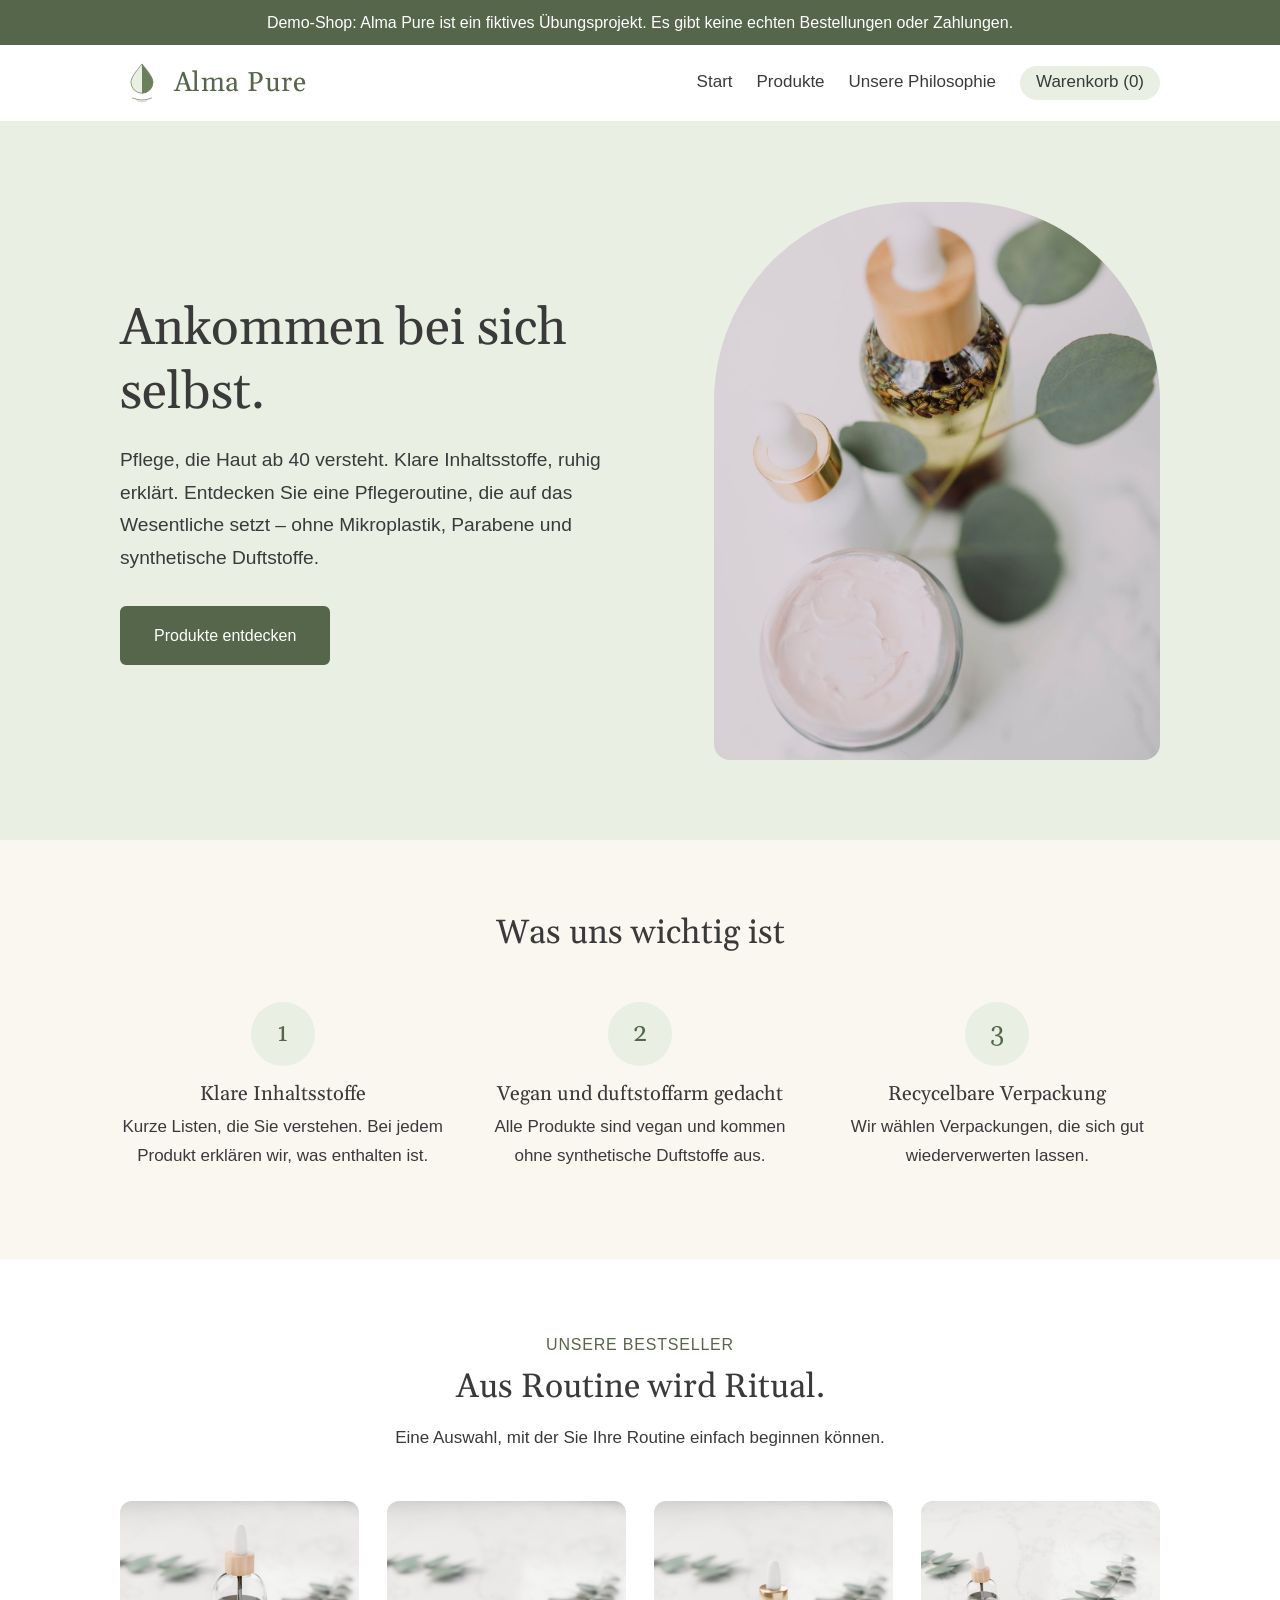
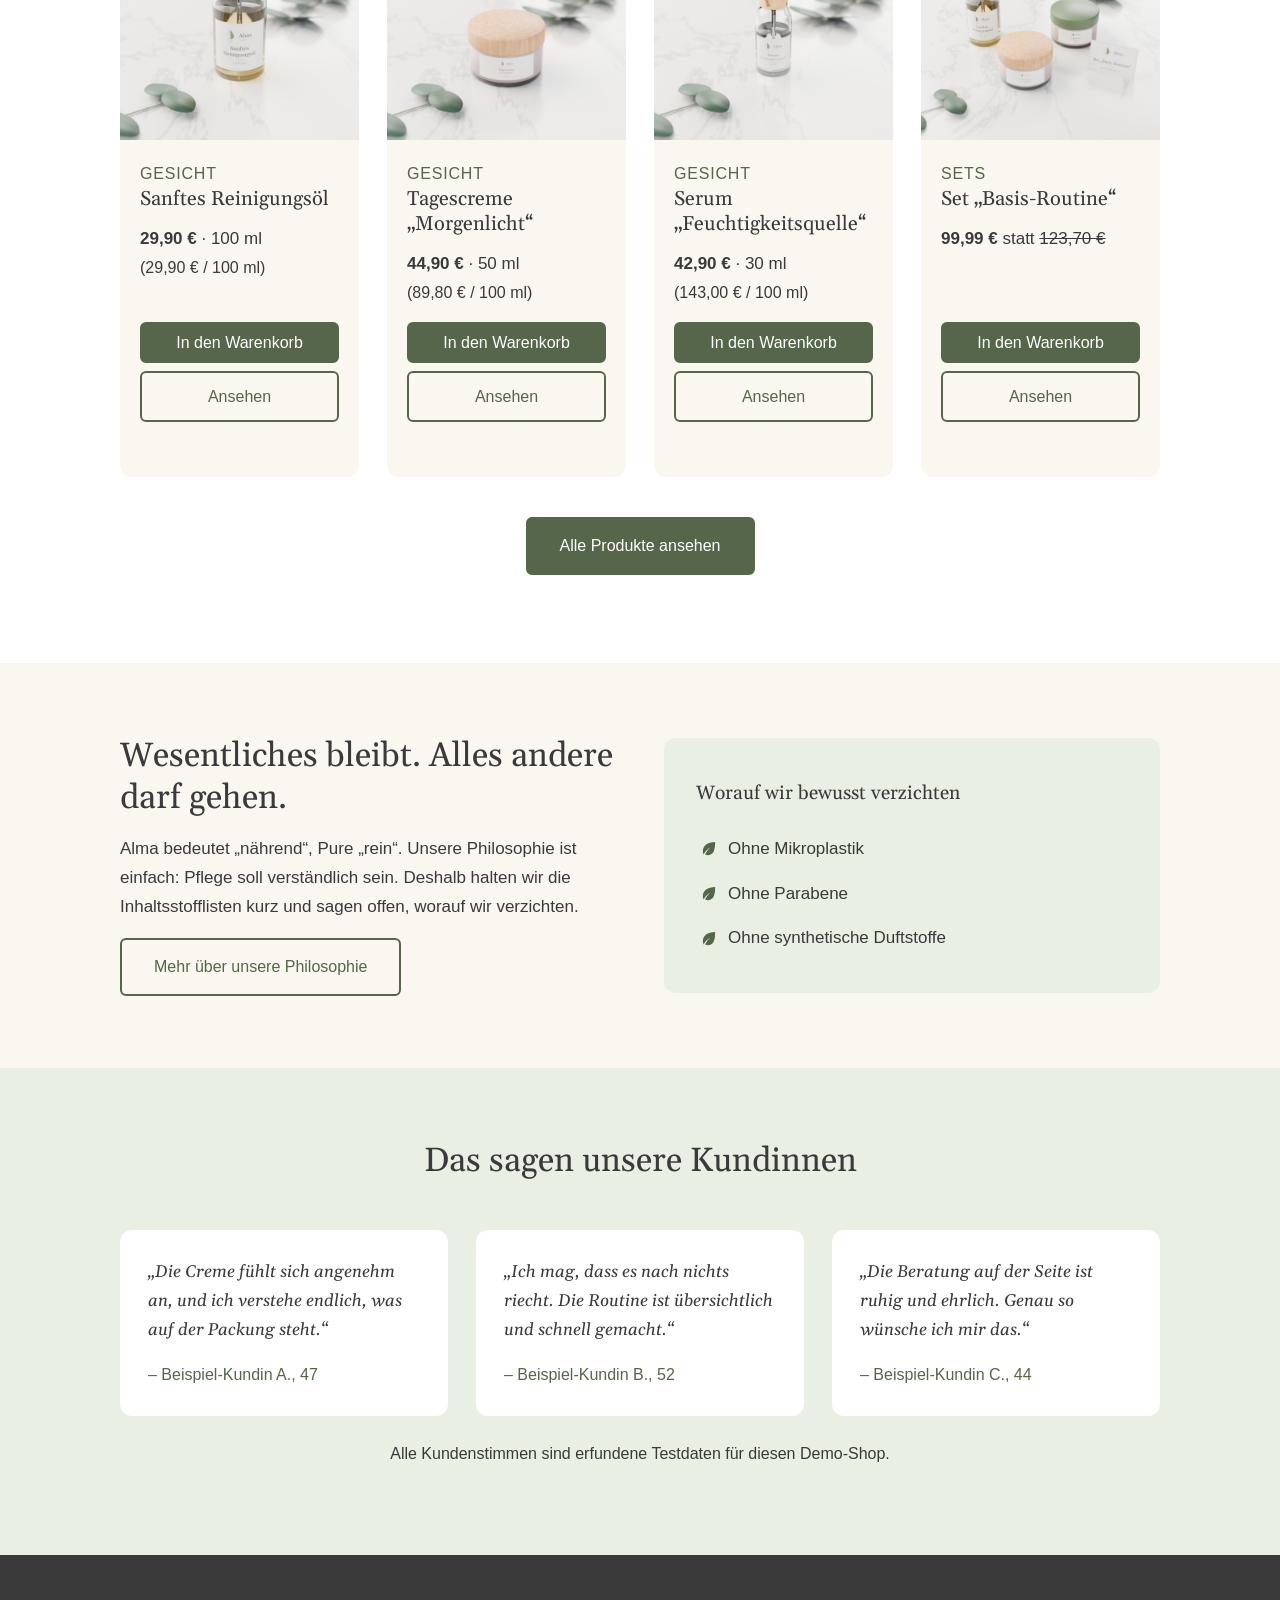
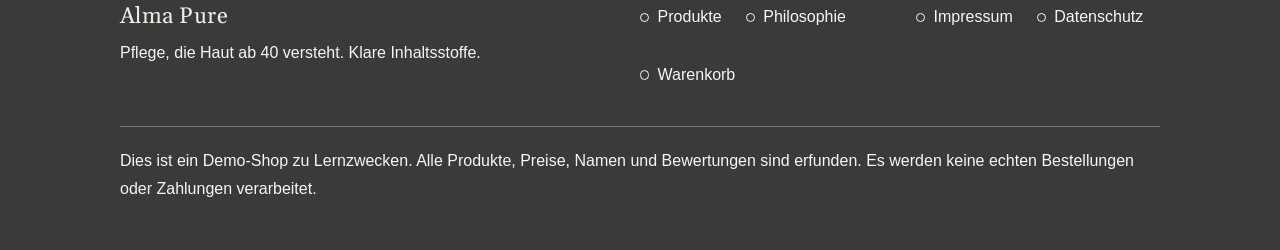
<file: website/index.html>
<!DOCTYPE html>
<html lang="de">
<head>
  <meta charset="UTF-8">
  <meta name="viewport" content="width=device-width, initial-scale=1">
  <title>Alma Pure – Pflege, die Haut ab 40 versteht (Demo-Shop)</title>
  <meta name="description" content="Alma Pure ist ein fiktiver Demo-Shop für Clean-Beauty-Pflege. Klare Inhaltsstoffe, ruhig erklärt.">
  <link rel="icon" type="image/svg+xml" href="images/alma-pure-symbol.svg">

  <link rel="stylesheet" href="css/style.css">
</head>

<body>
  <a class="skip-link" href="#inhalt">Zum Inhalt springen</a>

  <div class="kopfbereich">
  <div class="demo-hinweis">
      Demo-Shop: Alma Pure ist ein fiktives Übungsprojekt. Es gibt keine echten Bestellungen oder Zahlungen.
    </div>
  
    <!-- KOPFZEILE -->
    <header>
      <div class="header-inner">
        <a class="logo" href="index.html">
          <img src="images/alma-pure-symbol.svg" alt="" width="40" height="40">
          <span>Alma Pure</span>
        </a>
        <!-- Button nur auf dem Handy sichtbar (siehe css/style.css, Abschnitt 17, und js/app.js) -->
        <!-- Warenkorb mit Zähler: nur auf dem Handy, immer sichtbar neben dem Menü-Button -->
        <a class="warenkorb-link warenkorb-mobil" href="warenkorb.html" aria-label="Warenkorb, 0 Artikel"><span class="warenkorb-zahl">0</span></a>
        <button type="button" class="menue-button" aria-expanded="false" aria-controls="hauptmenue">Menü</button>
        <nav id="hauptmenue" aria-label="Hauptmenü">
          <ul>
            <li><a href="index.html">Start</a></li>
            <li><a href="produkte.html">Produkte</a></li>
            <li><a href="philosophie.html">Unsere Philosophie</a></li>
            <li><a class="warenkorb-link" href="warenkorb.html">Warenkorb (0)</a></li>
          </ul>
        </nav>
      </div>
    </header>
  </div>

  <main id="inhalt">

    <!-- HERO -->
    <section class="hero" aria-labelledby="hero-titel">
      <div class="container hero-inner">
        <div>
          <h1 id="hero-titel">Ankommen bei sich selbst.</h1>
          <p class="einleitung">Pflege, die Haut ab 40 versteht. Klare Inhaltsstoffe, ruhig erklärt. Entdecken Sie eine Pflegeroutine, die auf das Wesentliche setzt – ohne Mikroplastik, Parabene und synthetische Duftstoffe.</p>
          <a class="button" href="produkte.html">Produkte entdecken</a>
        </div>
        <!-- Hero-Bild: Foto von RDNE Stock project (Pexels), Quelle siehe images/QUELLEN.md -->
        <figure class="hero-bild">
          <img src="images/hero.jpg"
               alt="Aufsicht auf eine Pflegeflasche mit Holzdeckel und einen Cremetiegel, daneben Eukalyptuszweige auf heller Marmorfläche"
               width="1200" height="1800">
        </figure>
      </div>
    </section>

    <!-- DREI VORTEILE -->
    <section aria-labelledby="vorteile-titel">
      <div class="container">
        <div class="section-kopf">
          <h2 id="vorteile-titel">Was uns wichtig ist</h2>
        </div>
        <div class="vorteile-grid">
          <div class="vorteil">
            <div class="symbol" aria-hidden="true">1</div>
            <h3>Klare Inhaltsstoffe</h3>
            <p>Kurze Listen, die Sie verstehen. Bei jedem Produkt erklären wir, was enthalten ist.</p>
          </div>
          <div class="vorteil">
            <div class="symbol" aria-hidden="true">2</div>
            <h3>Vegan und duftstoffarm gedacht</h3>
            <p>Alle Produkte sind vegan und kommen ohne synthetische Duftstoffe aus.</p>
          </div>
          <div class="vorteil">
            <div class="symbol" aria-hidden="true">3</div>
            <h3>Recycelbare Verpackung</h3>
            <p>Wir wählen Verpackungen, die sich gut wiederverwerten lassen.</p>
          </div>
        </div>
      </div>
    </section>

    <!-- BESTSELLER (später per JavaScript aus js/produkte.js erzeugt) -->
    <section class="bestseller" aria-labelledby="bestseller-titel">
      <div class="container">
        <div class="section-kopf">
          <span class="ueberzeile">Unsere Bestseller</span>
          <h2 id="bestseller-titel">Aus Routine wird Ritual.</h2>
          <p>Eine Auswahl, mit der Sie Ihre Routine einfach beginnen können.</p>
        </div>
        <div class="karten-grid" id="bestseller-grid">
          <noscript><p>Bitte aktivieren Sie JavaScript, um die Produkte zu sehen, oder besuchen Sie unsere <a href="produkte.html">Produktübersicht</a>.</p></noscript>
        </div>
        <p class="mehr"><a class="button" href="produkte.html">Alle Produkte ansehen</a></p>
      </div>
    </section>

    <!-- PHILOSOPHIE-TEASER -->
    <section aria-labelledby="philosophie-titel">
      <div class="container philosophie-inner">
        <div>
          <h2 id="philosophie-titel">Wesentliches bleibt. Alles andere darf gehen.</h2>
          <p>Alma bedeutet „nährend“, Pure „rein“. Unsere Philosophie ist einfach: Pflege soll verständlich sein. Deshalb halten wir die Inhaltsstofflisten kurz und sagen offen, worauf wir verzichten.</p>
          <a class="button hell" href="philosophie.html">Mehr über unsere Philosophie</a>
        </div>
        <ul class="ohne-liste">
          <li class="ohne-titel"><strong>Worauf wir bewusst verzichten</strong></li>
          <li>Ohne Mikroplastik</li>
          <li>Ohne Parabene</li>
          <li>Ohne synthetische Duftstoffe</li>
        </ul>
      </div>
    </section>

    <!-- KUNDENSTIMMEN (erfunden) -->
    <section class="stimmen" aria-labelledby="stimmen-titel">
      <div class="container">
        <div class="section-kopf">
          <h2 id="stimmen-titel">Das sagen unsere Kundinnen</h2>
        </div>
        <div class="stimmen-grid">
          <blockquote>
            <p>„Die Creme fühlt sich angenehm an, und ich verstehe endlich, was auf der Packung steht.“</p>
            <footer>– Beispiel-Kundin A., 47</footer>
          </blockquote>
          <blockquote>
            <p>„Ich mag, dass es nach nichts riecht. Die Routine ist übersichtlich und schnell gemacht.“</p>
            <footer>– Beispiel-Kundin B., 52</footer>
          </blockquote>
          <blockquote>
            <p>„Die Beratung auf der Seite ist ruhig und ehrlich. Genau so wünsche ich mir das.“</p>
            <footer>– Beispiel-Kundin C., 44</footer>
          </blockquote>
        </div>
        <p class="hinweis-klein">Alle Kundenstimmen sind erfundene Testdaten für diesen Demo-Shop.</p>
      </div>
    </section>

  </main>

  <!-- FUSSZEILE -->
  <footer class="seitenfuss">
    <div class="container">
      <div class="fuss-grid">
        <div>
          <p class="logo" style="font-size:1.4rem; margin-bottom:.5rem;">Alma Pure</p>
          <p>Pflege, die Haut ab 40 versteht. Klare Inhaltsstoffe.</p>
        </div>
        <nav aria-label="Shop">
          <ul>
            <li><a href="produkte.html">Produkte</a></li>
            <li><a href="philosophie.html">Philosophie</a></li>
            <li><a href="warenkorb.html">Warenkorb</a></li>
          </ul>
        </nav>
        <nav aria-label="Rechtliches">
          <ul>
            <li><a href="impressum.html">Impressum</a></li>
            <li><a href="datenschutz.html">Datenschutz</a></li>
          </ul>
        </nav>
      </div>
      <p class="fuss-demo">Dies ist ein Demo-Shop zu Lernzwecken. Alle Produkte, Preise, Namen und Bewertungen sind erfunden. Es werden keine echten Bestellungen oder Zahlungen verarbeitet.</p>
    </div>
  </footer>

  <script src="js/produkte.js"></script>
  <script src="js/warenkorb.js"></script>
  <script src="js/app.js"></script>
</body>
</html>
</file>
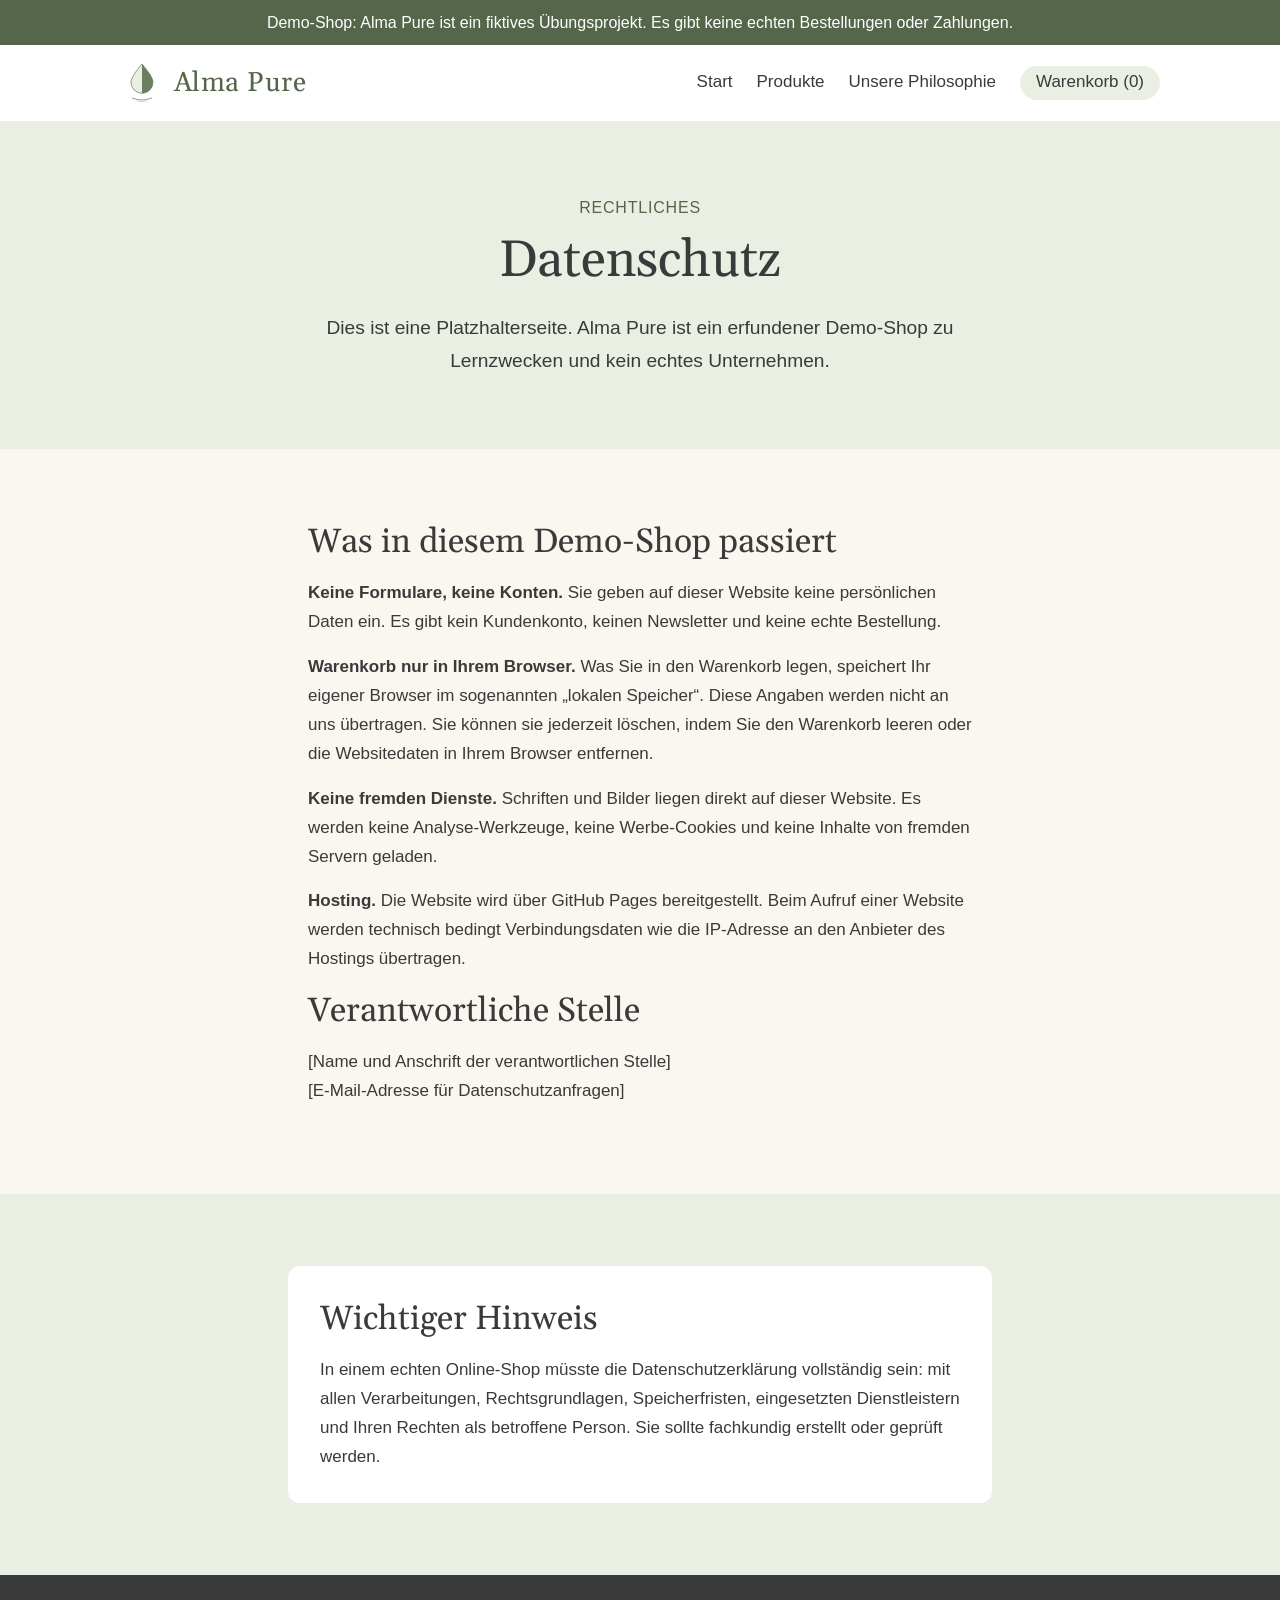
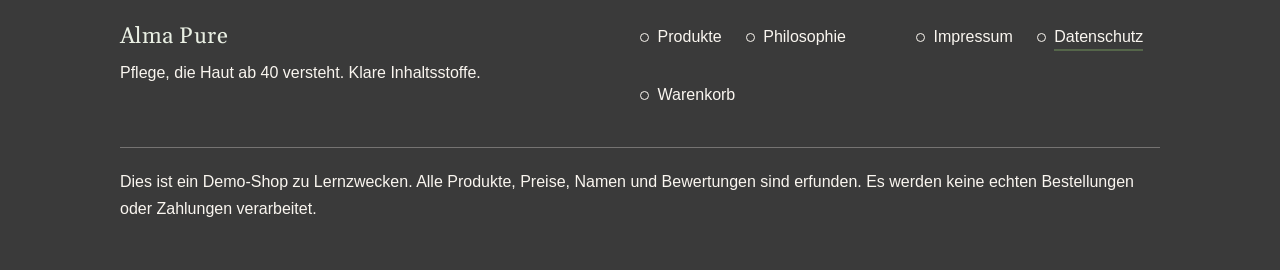
<file: website/datenschutz.html>
<!DOCTYPE html>
<html lang="de">
<head>
  <meta charset="UTF-8">
  <meta name="viewport" content="width=device-width, initial-scale=1">
  <title>Datenschutz – Alma Pure (Demo-Shop)</title>
  <meta name="description" content="Datenschutzhinweise von Alma Pure, einem fiktiven Demo-Shop. Platzhalterseite für ein Übungsprojekt.">
  <link rel="stylesheet" href="css/style.css">
  <link rel="icon" type="image/svg+xml" href="images/alma-pure-symbol.svg">
</head>

<body>
  <a class="skip-link" href="#inhalt">Zum Inhalt springen</a>

  <div class="kopfbereich">
    <div class="demo-hinweis">
      Demo-Shop: Alma Pure ist ein fiktives Übungsprojekt. Es gibt keine echten Bestellungen oder Zahlungen.
    </div>

    <!-- KOPFZEILE (gleich wie auf der Startseite) -->
    <header>
      <div class="header-inner">
        <a class="logo" href="index.html">
          <img src="images/alma-pure-symbol.svg" alt="" width="40" height="40">
          <span>Alma Pure</span>
        </a>
        <a class="warenkorb-link warenkorb-mobil" href="warenkorb.html" aria-label="Warenkorb, 0 Artikel"><span class="warenkorb-zahl">0</span></a>
        <button type="button" class="menue-button" aria-expanded="false" aria-controls="hauptmenue">Menü</button>
        <nav id="hauptmenue" aria-label="Hauptmenü">
          <ul>
            <li><a href="index.html">Start</a></li>
            <li><a href="produkte.html">Produkte</a></li>
            <li><a href="philosophie.html">Unsere Philosophie</a></li>
            <li><a class="warenkorb-link" href="warenkorb.html">Warenkorb (0)</a></li>
          </ul>
        </nav>
      </div>
    </header>
  </div>

  <main id="inhalt">

    <!-- SEITENKOPF -->
    <section class="seiten-kopf" aria-labelledby="seitentitel">
      <div class="container">
        <span class="ueberzeile">Rechtliches</span>
        <h1 id="seitentitel">Datenschutz</h1>
        <p class="einleitung">Dies ist eine Platzhalterseite. Alma Pure ist ein erfundener Demo-Shop zu Lernzwecken und kein echtes Unternehmen.</p>
      </div>
    </section>

    <!-- WAS DIESE DEMO TUT -->
    <section aria-labelledby="demo-titel">
      <div class="container textspalte">
        <h2 id="demo-titel">Was in diesem Demo-Shop passiert</h2>
        <p><strong>Keine Formulare, keine Konten.</strong> Sie geben auf dieser Website keine persönlichen Daten ein. Es gibt kein Kundenkonto, keinen Newsletter und keine echte Bestellung.</p>
        <p><strong>Warenkorb nur in Ihrem Browser.</strong> Was Sie in den Warenkorb legen, speichert Ihr eigener Browser im sogenannten „lokalen Speicher“. Diese Angaben werden nicht an uns übertragen. Sie können sie jederzeit löschen, indem Sie den Warenkorb leeren oder die Websitedaten in Ihrem Browser entfernen.</p>
        <p><strong>Keine fremden Dienste.</strong> Schriften und Bilder liegen direkt auf dieser Website. Es werden keine Analyse-Werkzeuge, keine Werbe-Cookies und keine Inhalte von fremden Servern geladen.</p>
        <p><strong>Hosting.</strong> Die Website wird über GitHub Pages bereitgestellt. Beim Aufruf einer Website werden technisch bedingt Verbindungsdaten wie die IP-Adresse an den Anbieter des Hostings übertragen.</p>

        <h2>Verantwortliche Stelle</h2>
        <p>[Name und Anschrift der verantwortlichen Stelle]<br>
          [E-Mail-Adresse für Datenschutzanfragen]</p>
      </div>
    </section>

    <!-- HINWEIS -->
    <section class="stimmen" aria-labelledby="hinweis-titel">
      <div class="container">
        <div class="einordnung" style="background: var(--weiss);">
          <h2 id="hinweis-titel">Wichtiger Hinweis</h2>
          <p>In einem echten Online-Shop müsste die Datenschutzerklärung vollständig sein: mit allen Verarbeitungen, Rechtsgrundlagen, Speicherfristen, eingesetzten Dienstleistern und Ihren Rechten als betroffene Person. Sie sollte fachkundig erstellt oder geprüft werden.</p>
        </div>
      </div>
    </section>

  </main>

  <!-- FUSSZEILE (gleich wie auf der Startseite) -->
  <footer class="seitenfuss">
    <div class="container">
      <div class="fuss-grid">
        <div>
          <p class="logo" style="font-size:1.4rem; margin-bottom:.5rem;">Alma Pure</p>
          <p>Pflege, die Haut ab 40 versteht. Klare Inhaltsstoffe.</p>
        </div>
        <nav aria-label="Shop">
          <ul>
            <li><a href="produkte.html">Produkte</a></li>
            <li><a href="philosophie.html">Philosophie</a></li>
            <li><a href="warenkorb.html">Warenkorb</a></li>
          </ul>
        </nav>
        <nav aria-label="Rechtliches">
          <ul>
            <li><a href="impressum.html">Impressum</a></li>
            <li><a href="datenschutz.html" aria-current="page">Datenschutz</a></li>
          </ul>
        </nav>
      </div>
      <p class="fuss-demo">Dies ist ein Demo-Shop zu Lernzwecken. Alle Produkte, Preise, Namen und Bewertungen sind erfunden. Es werden keine echten Bestellungen oder Zahlungen verarbeitet.</p>
    </div>
  </footer>
  <script src="js/warenkorb.js"></script>
  <script src="js/app.js"></script>
</body>
</html>
</file>
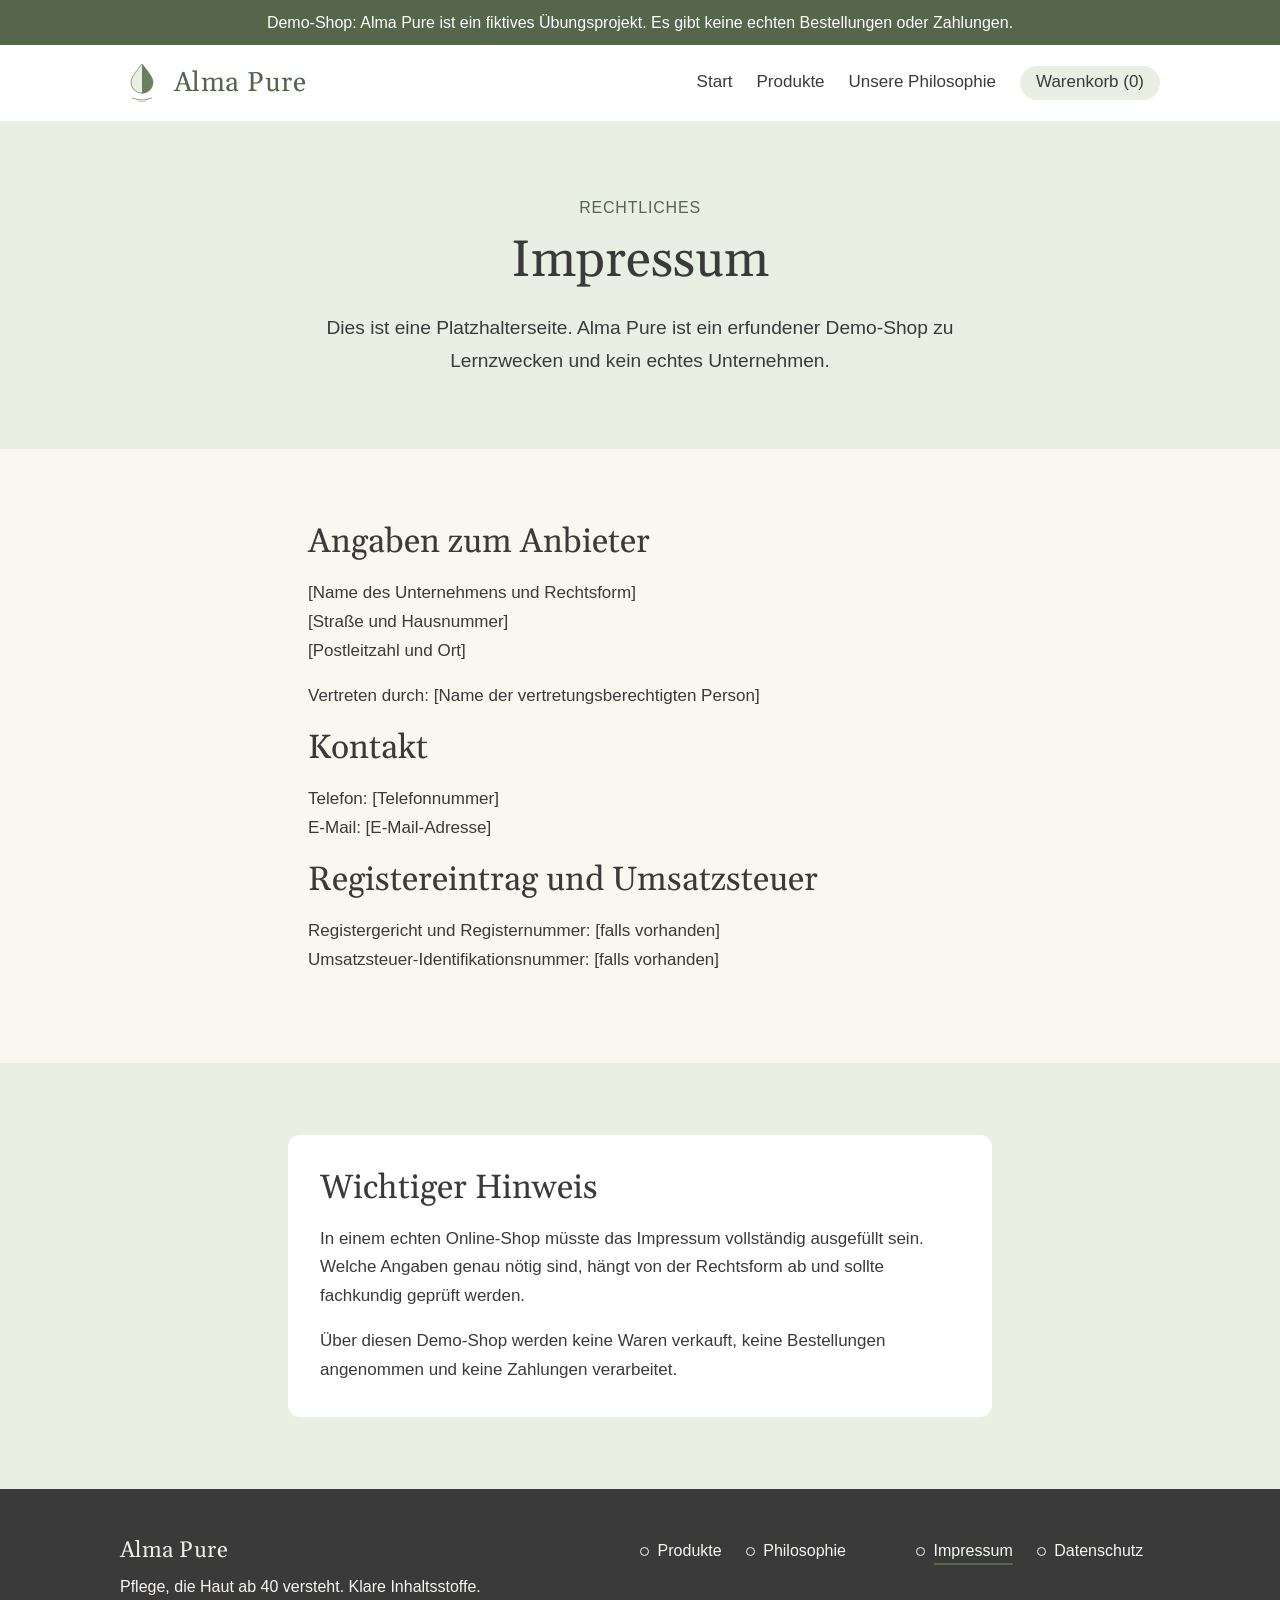
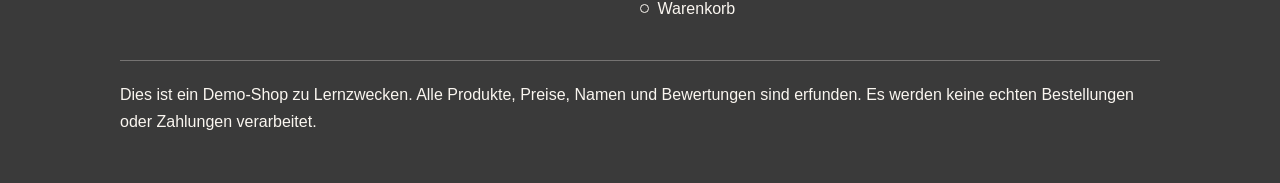
<file: website/impressum.html>
<!DOCTYPE html>
<html lang="de">
<head>
  <meta charset="UTF-8">
  <meta name="viewport" content="width=device-width, initial-scale=1">
  <title>Impressum – Alma Pure (Demo-Shop)</title>
  <meta name="description" content="Impressum von Alma Pure, einem fiktiven Demo-Shop. Platzhalterseite für ein Übungsprojekt.">
  <link rel="stylesheet" href="css/style.css">
  <link rel="icon" type="image/svg+xml" href="images/alma-pure-symbol.svg">
</head>

<body>
  <a class="skip-link" href="#inhalt">Zum Inhalt springen</a>

  <div class="kopfbereich">
    <div class="demo-hinweis">
      Demo-Shop: Alma Pure ist ein fiktives Übungsprojekt. Es gibt keine echten Bestellungen oder Zahlungen.
    </div>

    <!-- KOPFZEILE (gleich wie auf der Startseite) -->
    <header>
      <div class="header-inner">
        <a class="logo" href="index.html">
          <img src="images/alma-pure-symbol.svg" alt="" width="40" height="40">
          <span>Alma Pure</span>
        </a>
        <a class="warenkorb-link warenkorb-mobil" href="warenkorb.html" aria-label="Warenkorb, 0 Artikel"><span class="warenkorb-zahl">0</span></a>
        <button type="button" class="menue-button" aria-expanded="false" aria-controls="hauptmenue">Menü</button>
        <nav id="hauptmenue" aria-label="Hauptmenü">
          <ul>
            <li><a href="index.html">Start</a></li>
            <li><a href="produkte.html">Produkte</a></li>
            <li><a href="philosophie.html">Unsere Philosophie</a></li>
            <li><a class="warenkorb-link" href="warenkorb.html">Warenkorb (0)</a></li>
          </ul>
        </nav>
      </div>
    </header>
  </div>

  <main id="inhalt">

    <!-- SEITENKOPF -->
    <section class="seiten-kopf" aria-labelledby="seitentitel">
      <div class="container">
        <span class="ueberzeile">Rechtliches</span>
        <h1 id="seitentitel">Impressum</h1>
        <p class="einleitung">Dies ist eine Platzhalterseite. Alma Pure ist ein erfundener Demo-Shop zu Lernzwecken und kein echtes Unternehmen.</p>
      </div>
    </section>

    <!-- PLATZHALTER-ANGABEN -->
    <section aria-labelledby="angaben-titel">
      <div class="container textspalte">
        <h2 id="angaben-titel">Angaben zum Anbieter</h2>
        <p>[Name des Unternehmens und Rechtsform]<br>
          [Straße und Hausnummer]<br>
          [Postleitzahl und Ort]</p>
        <p>Vertreten durch: [Name der vertretungsberechtigten Person]</p>

        <h2>Kontakt</h2>
        <p>Telefon: [Telefonnummer]<br>
          E-Mail: [E-Mail-Adresse]</p>

        <h2>Registereintrag und Umsatzsteuer</h2>
        <p>Registergericht und Registernummer: [falls vorhanden]<br>
          Umsatzsteuer-Identifikationsnummer: [falls vorhanden]</p>
      </div>
    </section>

    <!-- HINWEIS -->
    <section class="stimmen" aria-labelledby="hinweis-titel">
      <div class="container">
        <div class="einordnung" style="background: var(--weiss);">
          <h2 id="hinweis-titel">Wichtiger Hinweis</h2>
          <p>In einem echten Online-Shop müsste das Impressum vollständig ausgefüllt sein. Welche Angaben genau nötig sind, hängt von der Rechtsform ab und sollte fachkundig geprüft werden.</p>
          <p>Über diesen Demo-Shop werden keine Waren verkauft, keine Bestellungen angenommen und keine Zahlungen verarbeitet.</p>
        </div>
      </div>
    </section>

  </main>

  <!-- FUSSZEILE (gleich wie auf der Startseite) -->
  <footer class="seitenfuss">
    <div class="container">
      <div class="fuss-grid">
        <div>
          <p class="logo" style="font-size:1.4rem; margin-bottom:.5rem;">Alma Pure</p>
          <p>Pflege, die Haut ab 40 versteht. Klare Inhaltsstoffe.</p>
        </div>
        <nav aria-label="Shop">
          <ul>
            <li><a href="produkte.html">Produkte</a></li>
            <li><a href="philosophie.html">Philosophie</a></li>
            <li><a href="warenkorb.html">Warenkorb</a></li>
          </ul>
        </nav>
        <nav aria-label="Rechtliches">
          <ul>
            <li><a href="impressum.html" aria-current="page">Impressum</a></li>
            <li><a href="datenschutz.html">Datenschutz</a></li>
          </ul>
        </nav>
      </div>
      <p class="fuss-demo">Dies ist ein Demo-Shop zu Lernzwecken. Alle Produkte, Preise, Namen und Bewertungen sind erfunden. Es werden keine echten Bestellungen oder Zahlungen verarbeitet.</p>
    </div>
  </footer>
  <script src="js/warenkorb.js"></script>
  <script src="js/app.js"></script>
</body>
</html>
</file>
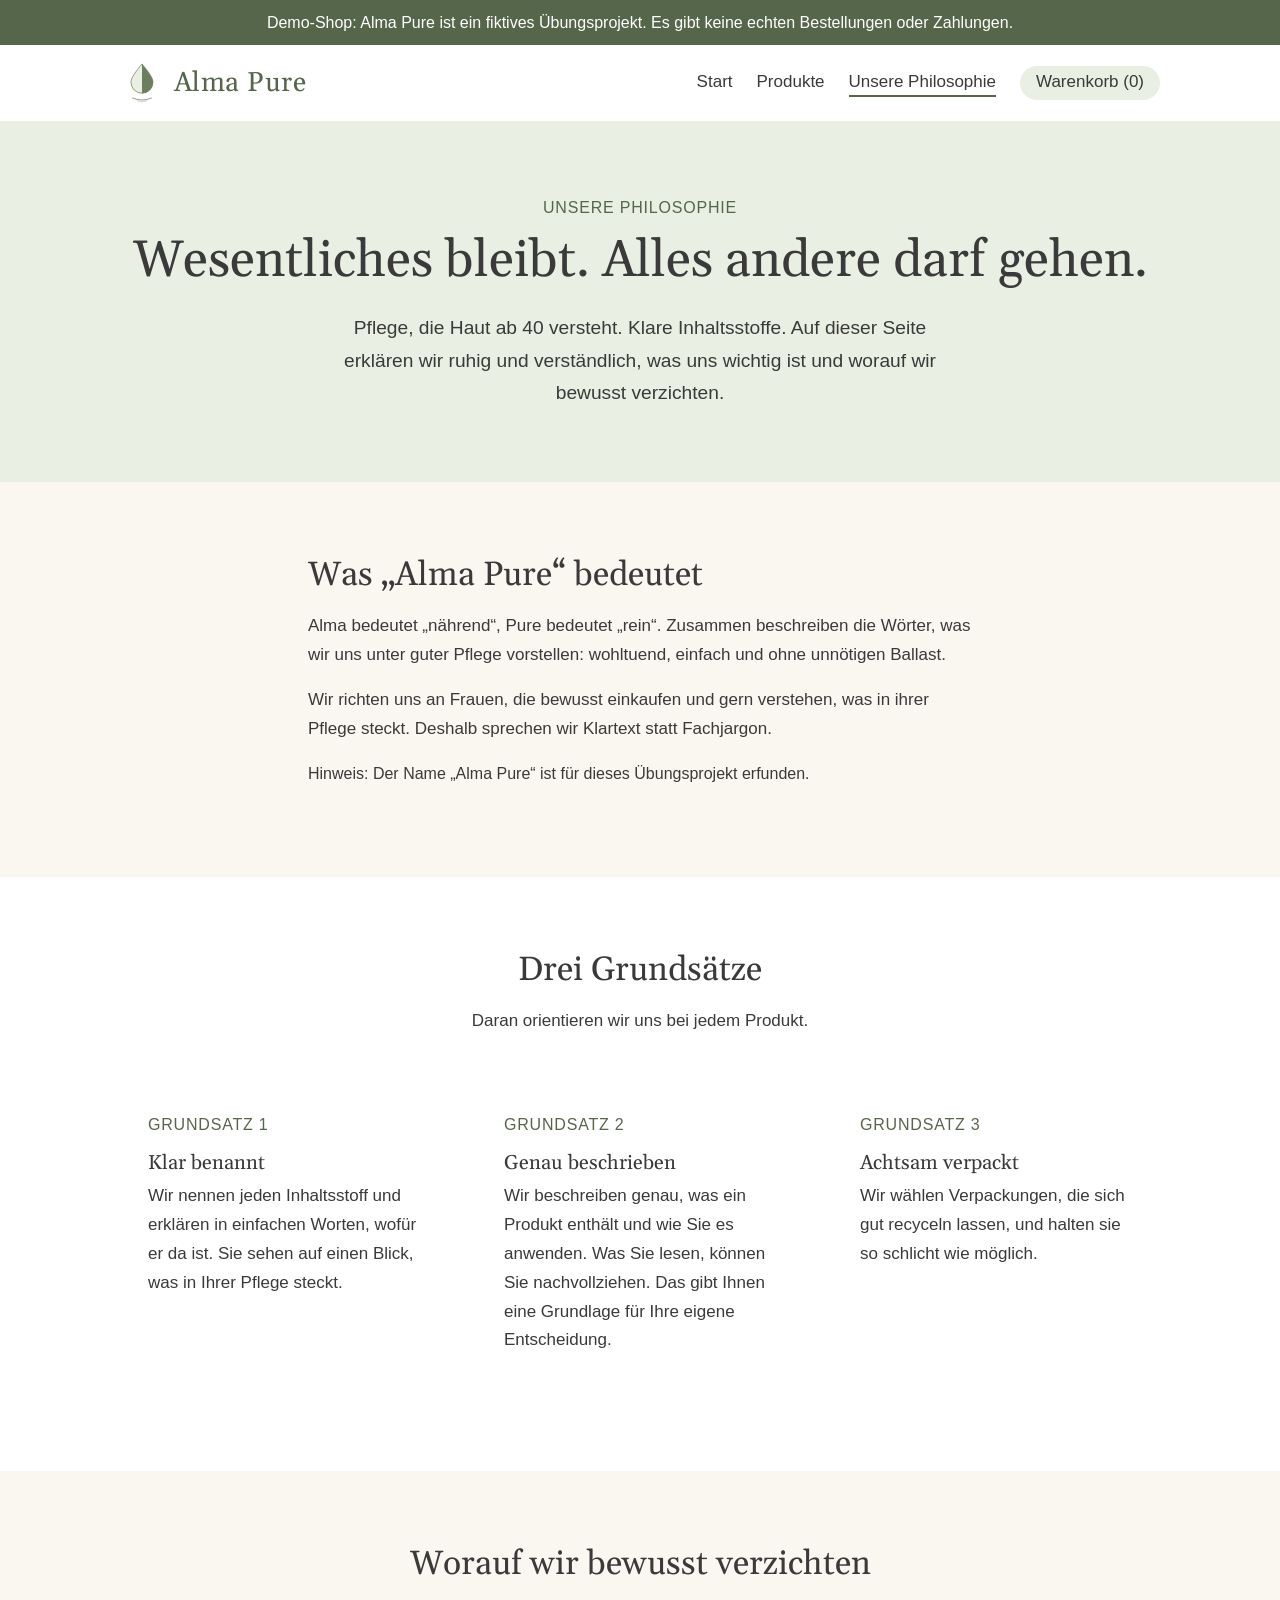
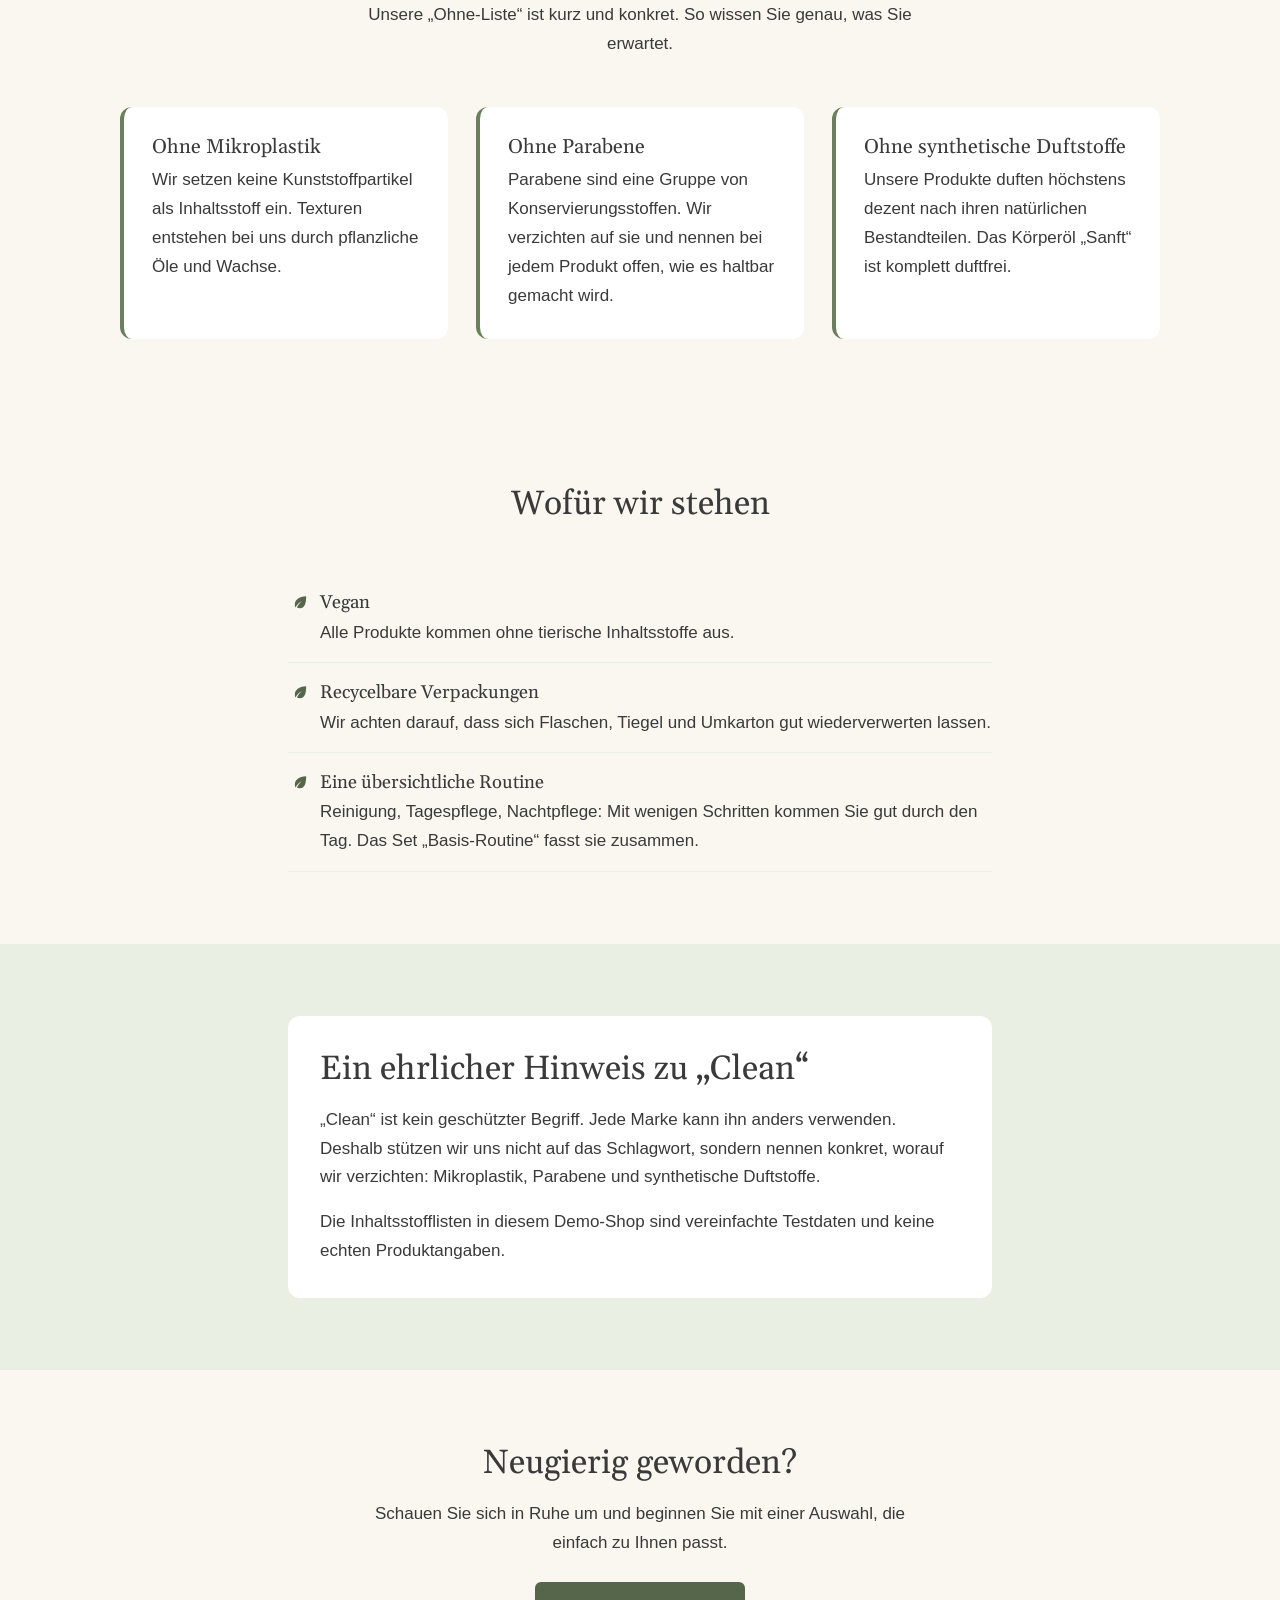
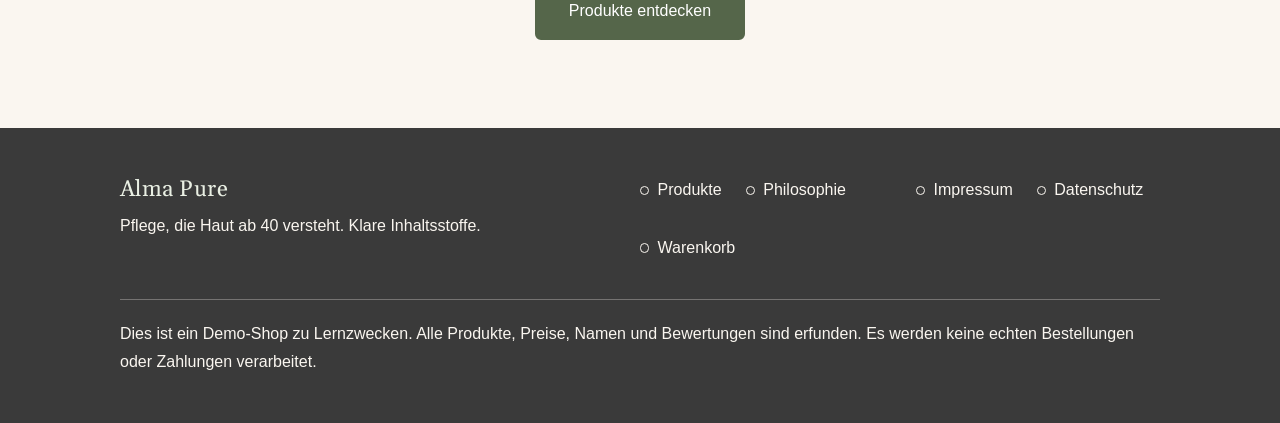
<file: website/philosophie.html>
<!DOCTYPE html>
<html lang="de">
<head>
  <meta charset="UTF-8">
  <meta name="viewport" content="width=device-width, initial-scale=1">
  <title>Unsere Philosophie – Alma Pure (Demo-Shop)</title>
  <meta name="description" content="Die Philosophie von Alma Pure, einem fiktiven Demo-Shop: klar benannte Inhaltsstoffe und klare Worte dazu, worauf wir verzichten.">
  <link rel="stylesheet" href="css/style.css">
  <link rel="icon" type="image/svg+xml" href="images/alma-pure-symbol.svg">
</head>

<body>
  <a class="skip-link" href="#inhalt">Zum Inhalt springen</a>

  <div class="kopfbereich">
  <div class="demo-hinweis">
      Demo-Shop: Alma Pure ist ein fiktives Übungsprojekt. Es gibt keine echten Bestellungen oder Zahlungen.
    </div>
  
    <!-- KOPFZEILE (gleich wie auf der Startseite) -->
    <header>
      <div class="header-inner">
        <a class="logo" href="index.html">
          <img src="images/alma-pure-symbol.svg" alt="" width="40" height="40">
          <span>Alma Pure</span>
        </a>
        <!-- Button nur auf dem Handy sichtbar (siehe css/style.css, Abschnitt 17, und js/app.js) -->
        <!-- Warenkorb mit Zähler: nur auf dem Handy, immer sichtbar neben dem Menü-Button -->
        <a class="warenkorb-link warenkorb-mobil" href="warenkorb.html" aria-label="Warenkorb, 0 Artikel"><span class="warenkorb-zahl">0</span></a>
        <button type="button" class="menue-button" aria-expanded="false" aria-controls="hauptmenue">Menü</button>
        <nav id="hauptmenue" aria-label="Hauptmenü">
          <ul>
            <li><a href="index.html">Start</a></li>
            <li><a href="produkte.html">Produkte</a></li>
            <li><a href="philosophie.html" aria-current="page">Unsere Philosophie</a></li>
            <li><a class="warenkorb-link" href="warenkorb.html">Warenkorb (0)</a></li>
          </ul>
        </nav>
      </div>
    </header>
  </div>

  <main id="inhalt">

    <!-- SEITENKOPF -->
    <section class="seiten-kopf" aria-labelledby="seitentitel">
      <div class="container">
        <span class="ueberzeile">Unsere Philosophie</span>
        <h1 id="seitentitel">Wesentliches bleibt. Alles andere darf gehen.</h1>
        <p class="einleitung">Pflege, die Haut ab 40 versteht. Klare Inhaltsstoffe. Auf dieser Seite erklären wir ruhig und verständlich, was uns wichtig ist und worauf wir bewusst verzichten.</p>
      </div>
    </section>

    <!-- DER NAME -->
    <section aria-labelledby="name-titel">
      <div class="container textspalte">
        <h2 id="name-titel">Was „Alma Pure“ bedeutet</h2>
        <p>Alma bedeutet „nährend“, Pure bedeutet „rein“. Zusammen beschreiben die Wörter, was wir uns unter guter Pflege vorstellen: wohltuend, einfach und ohne unnötigen Ballast.</p>
        <p>Wir richten uns an Frauen, die bewusst einkaufen und gern verstehen, was in ihrer Pflege steckt. Deshalb sprechen wir Klartext statt Fachjargon.</p>
        <p><small>Hinweis: Der Name „Alma Pure“ ist für dieses Übungsprojekt erfunden.</small></p>
      </div>
    </section>

    <!-- DREI GRUNDSÄTZE -->
    <section class="bestseller" aria-labelledby="grundsaetze-titel">
      <div class="container">
        <div class="section-kopf">
          <h2 id="grundsaetze-titel">Drei Grundsätze</h2>
          <p>Daran orientieren wir uns bei jedem Produkt.</p>
        </div>
        <div class="grundsaetze-grid">
          <article class="grundsatz">
            <span class="ueberzeile">Grundsatz 1</span>
            <h3>Klar benannt</h3>
            <p>Wir nennen jeden Inhaltsstoff und erklären in einfachen Worten, wofür er da ist. Sie sehen auf einen Blick, was in Ihrer Pflege steckt.</p>
          </article>
          <article class="grundsatz">
            <span class="ueberzeile">Grundsatz 2</span>
            <h3>Genau beschrieben</h3>
            <p>Wir beschreiben genau, was ein Produkt enthält und wie Sie es anwenden. Was Sie lesen, können Sie nachvollziehen. Das gibt Ihnen eine Grundlage für Ihre eigene Entscheidung.</p>
          </article>
          <article class="grundsatz">
            <span class="ueberzeile">Grundsatz 3</span>
            <h3>Achtsam verpackt</h3>
            <p>Wir wählen Verpackungen, die sich gut recyceln lassen, und halten sie so schlicht wie möglich.</p>
          </article>
        </div>
      </div>
    </section>

    <!-- OHNE-LISTE AUSFÜHRLICH -->
    <section class="ohne-detail" aria-labelledby="ohne-titel" style="background: var(--creme);">
      <div class="container">
        <div class="section-kopf">
          <h2 id="ohne-titel">Worauf wir bewusst verzichten</h2>
          <p>Unsere „Ohne-Liste“ ist kurz und konkret. So wissen Sie genau, was Sie erwartet.</p>
        </div>
        <div class="ohne-detail-grid">
          <div class="ohne-eintrag" style="background: var(--weiss);">
            <h3>Ohne Mikroplastik</h3>
            <p>Wir setzen keine Kunststoffpartikel als Inhaltsstoff ein. Texturen entstehen bei uns durch pflanzliche Öle und Wachse.</p>
          </div>
          <div class="ohne-eintrag" style="background: var(--weiss);">
            <h3>Ohne Parabene</h3>
            <p>Parabene sind eine Gruppe von Konservierungsstoffen. Wir verzichten auf sie und nennen bei jedem Produkt offen, wie es haltbar gemacht wird.</p>
          </div>
          <div class="ohne-eintrag" style="background: var(--weiss);">
            <h3>Ohne synthetische Duftstoffe</h3>
            <p>Unsere Produkte duften höchstens dezent nach ihren natürlichen Bestandteilen. Das Körperöl „Sanft“ ist komplett duftfrei.</p>
          </div>
        </div>
      </div>
    </section>

    <!-- WOFÜR WIR STEHEN -->
    <section aria-labelledby="mit-titel">
      <div class="container">
        <div class="section-kopf">
          <h2 id="mit-titel">Wofür wir stehen</h2>
        </div>
        <ul class="mit-liste">
          <li><strong>Vegan</strong><br>Alle Produkte kommen ohne tierische Inhaltsstoffe aus.</li>
          <li><strong>Recycelbare Verpackungen</strong><br>Wir achten darauf, dass sich Flaschen, Tiegel und Umkarton gut wiederverwerten lassen.</li>
          <li><strong>Eine übersichtliche Routine</strong><br>Reinigung, Tagespflege, Nachtpflege: Mit wenigen Schritten kommen Sie gut durch den Tag. Das Set „Basis-Routine“ fasst sie zusammen.</li>
        </ul>
      </div>
    </section>

    <!-- EHRLICHE EINORDNUNG -->
    <section class="stimmen" aria-labelledby="einordnung-titel">
      <div class="container">
        <div class="einordnung" style="background: var(--weiss);">
          <h2 id="einordnung-titel">Ein ehrlicher Hinweis zu „Clean“</h2>
          <p>„Clean“ ist kein geschützter Begriff. Jede Marke kann ihn anders verwenden. Deshalb stützen wir uns nicht auf das Schlagwort, sondern nennen konkret, worauf wir verzichten: Mikroplastik, Parabene und synthetische Duftstoffe.</p>
          <p>Die Inhaltsstofflisten in diesem Demo-Shop sind vereinfachte Testdaten und keine echten Produktangaben.</p>
        </div>
      </div>
    </section>

    <!-- ABSCHLUSS -->
    <section aria-labelledby="abschluss-titel">
      <div class="container">
        <div class="section-kopf" style="margin-bottom:0;">
          <h2 id="abschluss-titel">Neugierig geworden?</h2>
          <p>Schauen Sie sich in Ruhe um und beginnen Sie mit einer Auswahl, die einfach zu Ihnen passt.</p>
          <p class="mehr" style="margin-top:1.5rem;"><a class="button" href="produkte.html">Produkte entdecken</a></p>
        </div>
      </div>
    </section>

  </main>

  <!-- FUSSZEILE (gleich wie auf der Startseite) -->
  <footer class="seitenfuss">
    <div class="container">
      <div class="fuss-grid">
        <div>
          <p class="logo" style="font-size:1.4rem; margin-bottom:.5rem;">Alma Pure</p>
          <p>Pflege, die Haut ab 40 versteht. Klare Inhaltsstoffe.</p>
        </div>
        <nav aria-label="Shop">
          <ul>
            <li><a href="produkte.html">Produkte</a></li>
            <li><a href="philosophie.html">Philosophie</a></li>
            <li><a href="warenkorb.html">Warenkorb</a></li>
          </ul>
        </nav>
        <nav aria-label="Rechtliches">
          <ul>
            <li><a href="impressum.html">Impressum</a></li>
            <li><a href="datenschutz.html">Datenschutz</a></li>
          </ul>
        </nav>
      </div>
      <p class="fuss-demo">Dies ist ein Demo-Shop zu Lernzwecken. Alle Produkte, Preise, Namen und Bewertungen sind erfunden. Es werden keine echten Bestellungen oder Zahlungen verarbeitet.</p>
    </div>
  </footer>
  <script src="js/warenkorb.js"></script>
  <script src="js/app.js"></script>
</body>
</html>
</file>
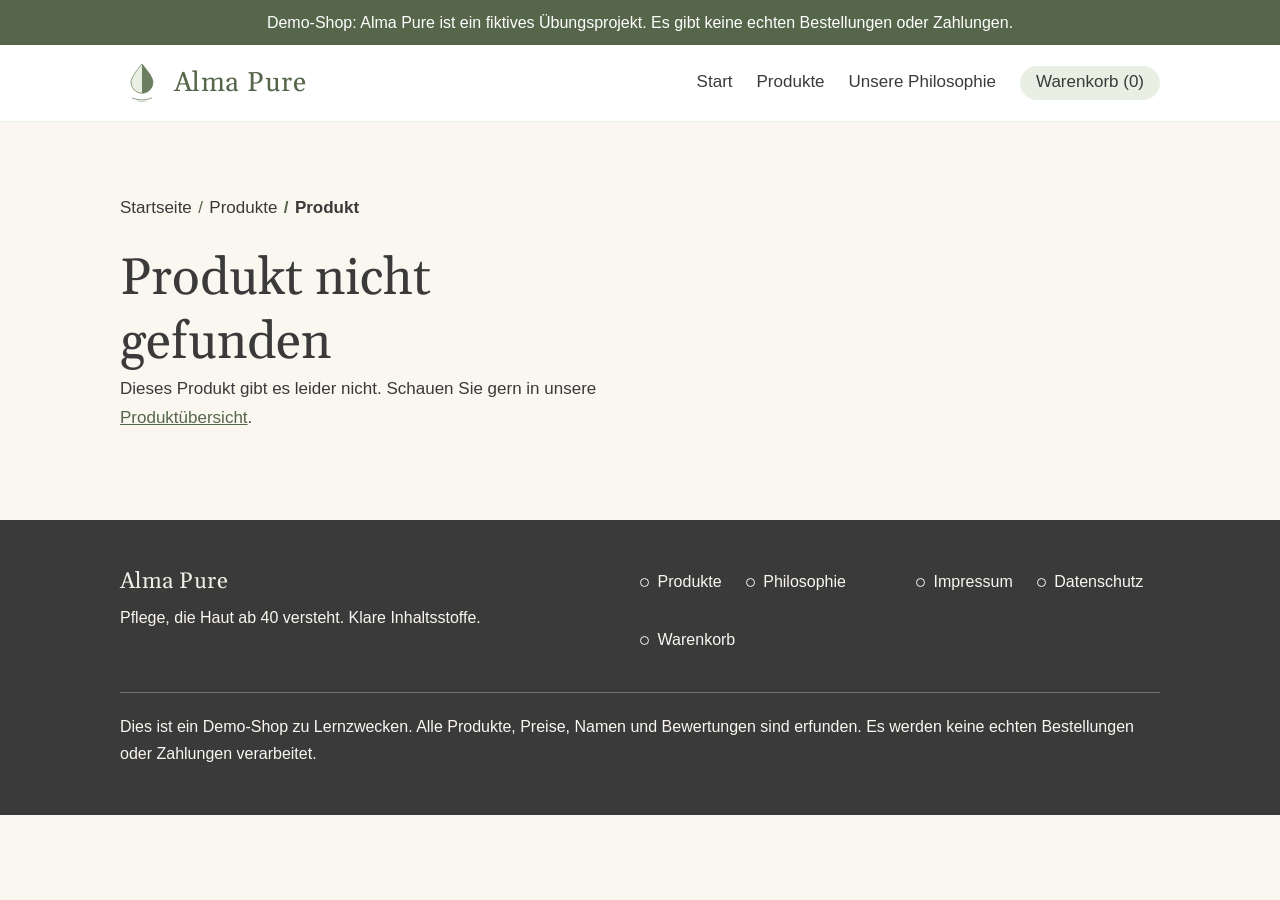
<file: website/produkt.html>
<!DOCTYPE html>
<html lang="de">
<head>
  <meta charset="UTF-8">
  <meta name="viewport" content="width=device-width, initial-scale=1">
  <title>Produkt – Alma Pure (Demo-Shop)</title>
  <meta name="description" content="Produktdetails bei Alma Pure, einem fiktiven Demo-Shop: Beschreibung, Inhaltsstoffe und Anwendung.">
  <link rel="stylesheet" href="css/style.css">
  <link rel="icon" type="image/svg+xml" href="images/alma-pure-symbol.svg">
</head>

<body>
  <a class="skip-link" href="#inhalt">Zum Inhalt springen</a>

  <div class="kopfbereich">
  <div class="demo-hinweis">
      Demo-Shop: Alma Pure ist ein fiktives Übungsprojekt. Es gibt keine echten Bestellungen oder Zahlungen.
    </div>
  
    <!-- KOPFZEILE (gleich wie auf der Startseite) -->
    <header>
      <div class="header-inner">
        <a class="logo" href="index.html">
          <img src="images/alma-pure-symbol.svg" alt="" width="40" height="40">
          <span>Alma Pure</span>
        </a>
        <!-- Button nur auf dem Handy sichtbar (siehe css/style.css, Abschnitt 17, und js/app.js) -->
        <!-- Warenkorb mit Zähler: nur auf dem Handy, immer sichtbar neben dem Menü-Button -->
        <a class="warenkorb-link warenkorb-mobil" href="warenkorb.html" aria-label="Warenkorb, 0 Artikel"><span class="warenkorb-zahl">0</span></a>
        <button type="button" class="menue-button" aria-expanded="false" aria-controls="hauptmenue">Menü</button>
        <nav id="hauptmenue" aria-label="Hauptmenü">
          <ul>
            <li><a href="index.html">Start</a></li>
            <li><a href="produkte.html">Produkte</a></li>
            <li><a href="philosophie.html">Unsere Philosophie</a></li>
            <li><a class="warenkorb-link" href="warenkorb.html">Warenkorb (0)</a></li>
          </ul>
        </nav>
      </div>
    </header>
  </div>

  <main id="inhalt">
    <section>
      <div class="container">
        <!-- Weg zurück ("Brotkrumen"): zeigt, wo man gerade ist. Den Produktnamen setzt JavaScript ein. -->
        <nav class="brotkrumen" aria-label="Sie sind hier">
          <ol>
            <li><a href="index.html">Startseite</a></li>
            <li><a href="produkte.html">Produkte</a></li>
            <li aria-current="page" id="brotkrumen-produkt">Produkt</li>
          </ol>
        </nav>

        <!-- Hier füllt JavaScript das gewählte Produkt ein (siehe Skript unten) -->
        <div id="produkt-detail" class="produkt-detail" aria-live="polite">
          <noscript><p>Bitte aktivieren Sie JavaScript, um das Produkt zu sehen, oder besuchen Sie unsere <a href="produkte.html">Produktübersicht</a>.</p></noscript>
        </div>
      </div>
    </section>
  </main>

  <!-- FUSSZEILE (gleich wie auf der Startseite) -->
  <footer class="seitenfuss">
    <div class="container">
      <div class="fuss-grid">
        <div>
          <p class="logo" style="font-size:1.4rem; margin-bottom:.5rem;">Alma Pure</p>
          <p>Pflege, die Haut ab 40 versteht. Klare Inhaltsstoffe.</p>
        </div>
        <nav aria-label="Shop">
          <ul>
            <li><a href="produkte.html">Produkte</a></li>
            <li><a href="philosophie.html">Philosophie</a></li>
            <li><a href="warenkorb.html">Warenkorb</a></li>
          </ul>
        </nav>
        <nav aria-label="Rechtliches">
          <ul>
            <li><a href="impressum.html">Impressum</a></li>
            <li><a href="datenschutz.html">Datenschutz</a></li>
          </ul>
        </nav>
      </div>
      <p class="fuss-demo">Dies ist ein Demo-Shop zu Lernzwecken. Alle Produkte, Preise, Namen und Bewertungen sind erfunden. Es werden keine echten Bestellungen oder Zahlungen verarbeitet.</p>
    </div>
  </footer>

  <script src="js/produkte.js"></script>
  <script src="js/warenkorb.js"></script>
  <script>
    // 1) Welches Produkt? Die Nummer steht in der Adresse: produkt.html?id=4
    const adressParameter = new URLSearchParams(window.location.search);
    const produkt = findeProdukt(adressParameter.get("id"));
    const bereich = document.getElementById("produkt-detail");

    if (!produkt) {
      // 2a) Nummer fehlt oder gibt es nicht: freundliche Meldung statt leerer Seite
      document.title = "Produkt nicht gefunden – Alma Pure (Demo-Shop)";
      bereich.innerHTML = `
        <div>
          <h1>Produkt nicht gefunden</h1>
          <p>Dieses Produkt gibt es leider nicht. Schauen Sie gern in unsere <a href="produkte.html">Produktübersicht</a>.</p>
        </div>`;
    } else {
      // 2b) Produkt gefunden: Seitentitel und Brotkrumen setzen, dann Inhalt aufbauen
      document.title = produkt.name + " – Alma Pure (Demo-Shop)";
      document.getElementById("brotkrumen-produkt").textContent = produkt.name;

      // Preis (beim Set mit durchgestrichenem Preis und Ersparnis)
      let preisHtml = formatPreis(produkt.preis);
      if (produkt.altPreis) {
        preisHtml += ' <span class="alt">statt <s>' + formatPreis(produkt.altPreis) + '</s></span>';
      }
      const ersparnis = produkt.altPreis
        ? '<p class="produkt-hinweis">Sie sparen ' + formatPreis(produkt.altPreis - produkt.preis) + ' gegenüber dem Einzelkauf.</p>'
        : '<p class="produkt-hinweis">Inhalt: ' + produkt.groesse + ' (' + grundpreisText(produkt) + ')</p>';

      // Eigenschaften als kleine Kennzeichen
      let eigenschaften = "<li>" + produkt.kategorie + "</li>";
      if (produkt.vegan) eigenschaften += "<li>Vegan</li>";
      if (produkt.duftfrei) eigenschaften += "<li>Duftfrei</li>";

      // Technische Daten als übersichtliche Liste (Begriff : Wert)
      const produktdaten =
        '<dt>Inhalt</dt><dd>' + produkt.groesse + '</dd>' +
        '<dt>Kategorie</dt><dd>' + produkt.kategorie + '</dd>' +
        '<dt>Geeignet für</dt><dd>' + produkt.hauttyp + '</dd>' +
        '<dt>Vegan</dt><dd>' + (produkt.vegan ? 'ja' : 'nein') + '</dd>' +
        '<dt>Duftstoffe</dt><dd>' + (produkt.duftfrei ? 'ohne Duftstoffe' : 'mit Duftstoffen') + '</dd>';

      // Beim Set: Liste der enthaltenen Produkte. Sonst: Inhaltsstoffe mit Erklärung.
      let inhaltHtml;
      if (produkt.enthaelt) {
        const eintraege = produkt.enthaelt.map(function (id) {
          const einzel = findeProdukt(id);
          return '<li><a href="produkt.html?id=' + einzel.id + '">' + einzel.name + '</a> · ' + einzel.groesse + '</li>';
        }).join("");
        inhaltHtml = '<h2>Das Set enthält</h2><ul class="set-liste">' + eintraege + '</ul>';
      } else {
        const eintraege = produkt.inhaltsstoffe.map(function (i) {
          return '<dt>' + i.name + '</dt><dd>' + i.wofuer + '</dd>';
        }).join("");
        inhaltHtml = '<h2>Inhaltsstoffe</h2><dl class="inhaltsstoffe">' + eintraege + '</dl>' +
          '<p class="testdaten-hinweis">Hinweis: Die Inhaltsstoffe sind vereinfachte Testdaten dieses Demo-Shops und keine echten INCI-Angaben.</p>';
      }

      bereich.innerHTML = `
        <div class="produkt-bild"><img src="${produkt.bild}" alt="${produkt.alt}" width="1200" height="1200"></div>
        <div class="produkt-info">
          <span class="kategorie">${produkt.kategorie}</span>
          <h1>${produkt.name}</h1>
          <p class="produkt-kurztext">${produkt.kurztext}</p>
          <p class="produkt-preis">${preisHtml}</p>
          <p class="preis-zusatz">inkl. MwSt., zzgl. <a href="#versand">Versand</a></p>
          ${ersparnis}
          <ul class="eigenschaften">${eigenschaften}</ul>
          <button type="button" class="button button-gross" id="in-den-warenkorb" data-id="${produkt.id}">In den Warenkorb</button>
          <p class="warenkorb-meldung" id="warenkorb-meldung" role="status"></p>

          <div class="versand-box" id="versand">
            <h2>Versand und Rückgabe</h2>
            <dl>
              <dt>Versandkosten</dt><dd>${formatPreis(VERSANDKOSTEN)}, ab ${formatPreis(VERSANDKOSTENFREI_AB)} Bestellwert versandkostenfrei</dd>
              <dt>Lieferzeit</dt><dd>2–4 Werktage innerhalb Deutschlands</dd>
              <dt>Rückgabe</dt><dd>14 Tage Widerrufsrecht ab Erhalt der Ware</dd>
            </dl>
            <p class="versand-demo">Beispielangaben: In diesem Demo-Shop wird nichts verschickt.</p>
          </div>

          <h2>Beschreibung</h2>
          <p>${produkt.beschreibung}</p>
          <h2>Anwendung</h2>
          <p>${produkt.anwendung}</p>
          <h2>Produktdetails</h2>
          <dl class="produktdaten">${produktdaten}</dl>
          ${inhaltHtml}
        </div>`;

      // Produkt in den Warenkorb legen und Rückmeldung zeigen.
      // Gibt true zurück, wenn es geklappt hat (wird vom großen Button und von der Handy-Leiste genutzt).
      const meldung = document.getElementById("warenkorb-meldung");
      function legeInWarenkorb() {
        // fuegeHinzu meldet false, wenn schon die Höchstmenge (10) im Warenkorb liegt
        if (fuegeHinzu(produkt.id)) {
          meldung.innerHTML = "Zum Warenkorb hinzugefügt. <a href=\"warenkorb.html\">Warenkorb ansehen</a>";
          return true;
        }
        meldung.innerHTML = "Sie haben bereits die Höchstmenge von " + HOECHSTMENGE + " Stück im Warenkorb. <a href=\"warenkorb.html\">Warenkorb ansehen</a>";
        return false;
      }
      document.getElementById("in-den-warenkorb").addEventListener("click", legeInWarenkorb);

      // 3) Kleine Leiste fürs Handy (Aussehen: css/style.css, Abschnitt 19).
      //    Sie hängt direkt unter dem festen Kopfbereich und erscheint erst,
      //    wenn das große Produktbild aus dem Bildschirm gescrollt ist.
      //    "hidden" = grundsätzlich versteckt. Nur die Handy-Regel in style.css holt sie hervor.
      //    So bleibt sie auch dann unsichtbar, wenn ein Browser noch eine alte style.css zwischengespeichert hat.
      const kopfbereich = document.querySelector(".kopfbereich");
      kopfbereich.insertAdjacentHTML("beforeend", `
        <div class="mini-leiste" id="mini-leiste" hidden>
          <img src="${produkt.bild}" alt="" width="48" height="48">
          <p class="mini-text">
            <span class="mini-name">${produkt.name}</span>
            <span class="mini-preis">${formatPreis(produkt.preis)}</span>
          </p>
          <button type="button" class="button mini-button" aria-label="${produkt.name} in den Warenkorb legen">In den Warenkorb</button>
        </div>`);

      const miniLeiste = document.getElementById("mini-leiste");
      const miniButton = miniLeiste.querySelector(".mini-button");
      const grossesBild = bereich.querySelector(".produkt-bild");

      // Ist die Unterkante des großen Bildes schon hinter dem Kopfbereich verschwunden? Dann Leiste zeigen.
      function pruefeMiniLeiste() {
        const bildIstWeg = grossesBild.getBoundingClientRect().bottom < kopfbereich.offsetHeight;
        miniLeiste.classList.toggle("sichtbar", bildIstWeg);
      }
      window.addEventListener("scroll", pruefeMiniLeiste);
      window.addEventListener("resize", pruefeMiniLeiste);
      pruefeMiniLeiste();

      // Klick in der Leiste: gleiche Funktion wie der große Button, dazu kurz "Hinzugefügt" im Button
      miniButton.addEventListener("click", function () {
        miniButton.textContent = legeInWarenkorb() ? "Hinzugefügt" : "Höchstmenge";
        setTimeout(function () { miniButton.textContent = "In den Warenkorb"; }, 2000);
      });
    }
  </script>
  <script src="js/app.js"></script>
</body>
</html>
</file>
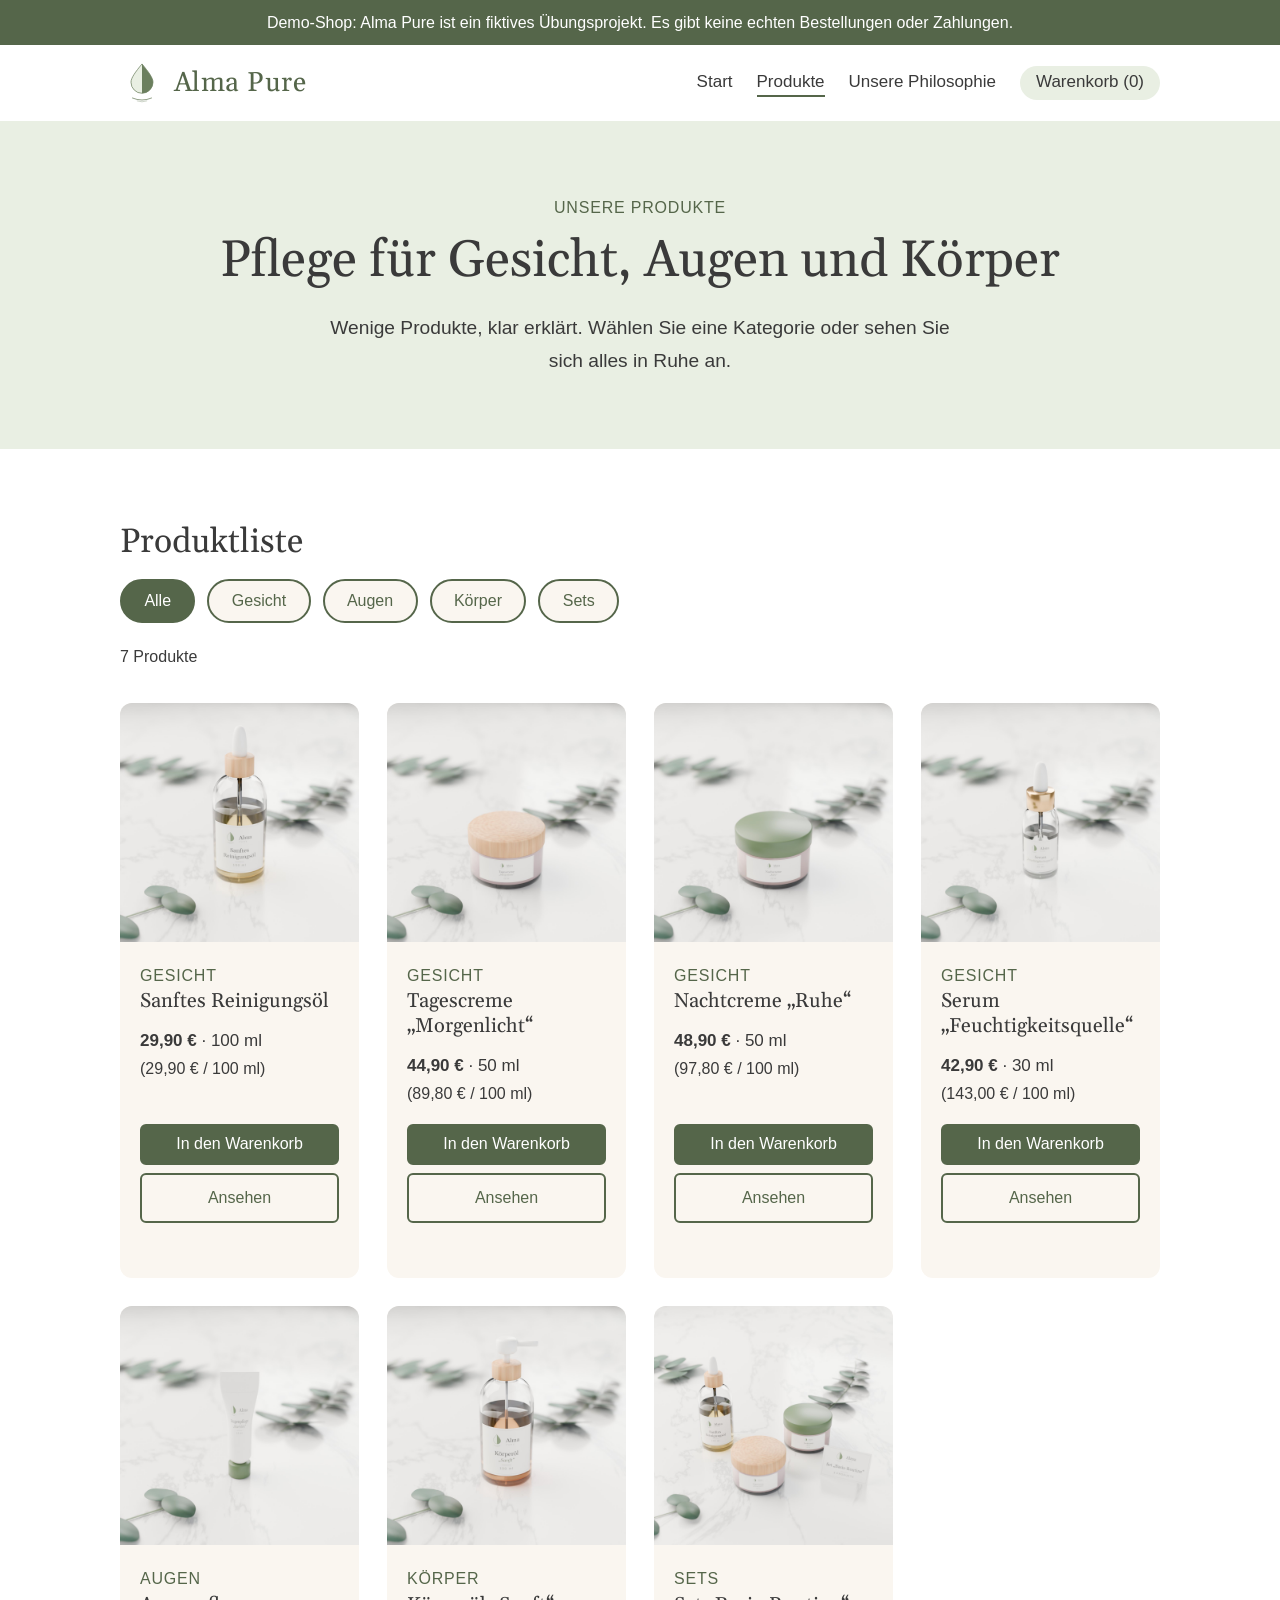
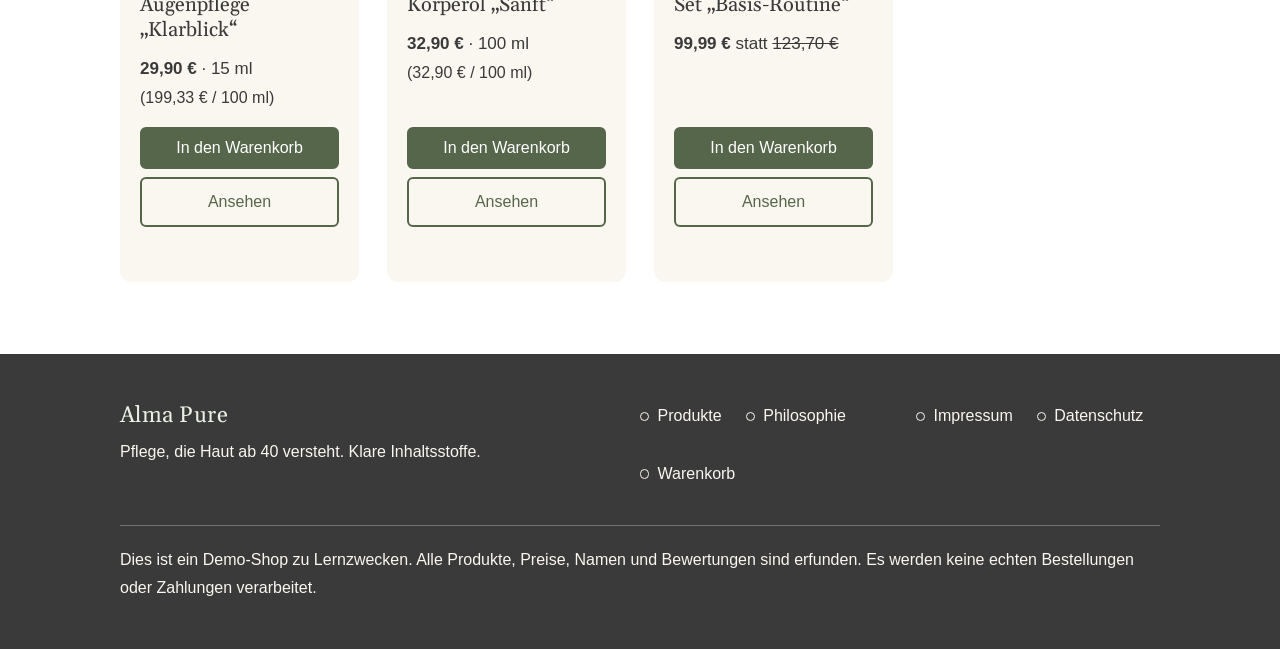
<file: website/produkte.html>
<!DOCTYPE html>
<html lang="de">
<head>
  <meta charset="UTF-8">
  <meta name="viewport" content="width=device-width, initial-scale=1">
  <title>Produkte – Alma Pure (Demo-Shop)</title>
  <meta name="description" content="Alle Produkte von Alma Pure, einem fiktiven Demo-Shop: Pflege für Gesicht, Augen und Körper sowie ein Set.">
  <link rel="stylesheet" href="css/style.css">
  <link rel="icon" type="image/svg+xml" href="images/alma-pure-symbol.svg">
</head>

<body>
  <a class="skip-link" href="#inhalt">Zum Inhalt springen</a>

  <div class="kopfbereich">
  <div class="demo-hinweis">
      Demo-Shop: Alma Pure ist ein fiktives Übungsprojekt. Es gibt keine echten Bestellungen oder Zahlungen.
    </div>
  
    <!-- KOPFZEILE (gleich wie auf der Startseite) -->
    <header>
      <div class="header-inner">
        <a class="logo" href="index.html">
          <img src="images/alma-pure-symbol.svg" alt="" width="40" height="40">
          <span>Alma Pure</span>
        </a>
        <!-- Button nur auf dem Handy sichtbar (siehe css/style.css, Abschnitt 17, und js/app.js) -->
        <!-- Warenkorb mit Zähler: nur auf dem Handy, immer sichtbar neben dem Menü-Button -->
        <a class="warenkorb-link warenkorb-mobil" href="warenkorb.html" aria-label="Warenkorb, 0 Artikel"><span class="warenkorb-zahl">0</span></a>
        <button type="button" class="menue-button" aria-expanded="false" aria-controls="hauptmenue">Menü</button>
        <nav id="hauptmenue" aria-label="Hauptmenü">
          <ul>
            <li><a href="index.html">Start</a></li>
            <li><a href="produkte.html" aria-current="page">Produkte</a></li>
            <li><a href="philosophie.html">Unsere Philosophie</a></li>
            <li><a class="warenkorb-link" href="warenkorb.html">Warenkorb (0)</a></li>
          </ul>
        </nav>
      </div>
    </header>
  </div>

  <main id="inhalt">

    <!-- SEITENKOPF -->
    <section class="seiten-kopf" aria-labelledby="seitentitel">
      <div class="container">
        <span class="ueberzeile">Unsere Produkte</span>
        <h1 id="seitentitel">Pflege für Gesicht, Augen und Körper</h1>
        <p class="einleitung">Wenige Produkte, klar erklärt. Wählen Sie eine Kategorie oder sehen Sie sich alles in Ruhe an.</p>
      </div>
    </section>

    <!-- FILTER UND PRODUKTE -->
    <section class="bestseller" aria-labelledby="liste-titel">
      <div class="container">
        <h2 id="liste-titel" class="nur-screenreader">Produktliste</h2>

        <!-- Die Filter-Buttons erzeugt JavaScript aus den Kategorien der Produktliste -->
        <div class="filter-leiste" id="filter-leiste" role="group" aria-label="Nach Kategorie filtern"></div>
        <p class="filter-anzahl" id="filter-anzahl" aria-live="polite"></p>

        <div class="karten-grid" id="produkt-grid">
          <noscript><p>Bitte aktivieren Sie JavaScript, um die Produkte zu sehen.</p></noscript>
        </div>
      </div>
    </section>

  </main>

  <!-- FUSSZEILE (gleich wie auf der Startseite) -->
  <footer class="seitenfuss">
    <div class="container">
      <div class="fuss-grid">
        <div>
          <p class="logo" style="font-size:1.4rem; margin-bottom:.5rem;">Alma Pure</p>
          <p>Pflege, die Haut ab 40 versteht. Klare Inhaltsstoffe.</p>
        </div>
        <nav aria-label="Shop">
          <ul>
            <li><a href="produkte.html">Produkte</a></li>
            <li><a href="philosophie.html">Philosophie</a></li>
            <li><a href="warenkorb.html">Warenkorb</a></li>
          </ul>
        </nav>
        <nav aria-label="Rechtliches">
          <ul>
            <li><a href="impressum.html">Impressum</a></li>
            <li><a href="datenschutz.html">Datenschutz</a></li>
          </ul>
        </nav>
      </div>
      <p class="fuss-demo">Dies ist ein Demo-Shop zu Lernzwecken. Alle Produkte, Preise, Namen und Bewertungen sind erfunden. Es werden keine echten Bestellungen oder Zahlungen verarbeitet.</p>
    </div>
  </footer>

  <script src="js/produkte.js"></script>
  <script src="js/warenkorb.js"></script>
  <script>
    const filterLeiste = document.getElementById("filter-leiste");
    const filterAnzahl = document.getElementById("filter-anzahl");

    // 1) Kategorien aus der Produktliste holen (jede nur einmal) und "Alle" vorne anstellen
    const kategorien = ["Alle"];
    produkte.forEach(function (p) {
      if (!kategorien.includes(p.kategorie)) kategorien.push(p.kategorie);
    });

    // 2) Zeigt die Produkte einer Kategorie und markiert den passenden Button
    function zeigeKategorie(kategorie) {
      const treffer = (kategorie === "Alle")
        ? produkte
        : produkte.filter(function (p) { return p.kategorie === kategorie; });

      zeigeKarten("produkt-grid", treffer);
      filterAnzahl.textContent = treffer.length === 1 ? "1 Produkt" : treffer.length + " Produkte";

      filterLeiste.querySelectorAll("button").forEach(function (b) {
        b.setAttribute("aria-pressed", b.dataset.kategorie === kategorie ? "true" : "false");
      });
    }

    // 3) Für jede Kategorie einen Button bauen
    kategorien.forEach(function (kategorie) {
      const button = document.createElement("button");
      button.type = "button";
      button.className = "filter-button";
      button.textContent = kategorie;
      button.dataset.kategorie = kategorie;
      button.addEventListener("click", function () { zeigeKategorie(kategorie); });
      filterLeiste.appendChild(button);
    });

    // 4) Beim Öffnen der Seite zuerst alle Produkte zeigen
    zeigeKategorie("Alle");
  </script>
  <script src="js/app.js"></script>
</body>
</html>
</file>
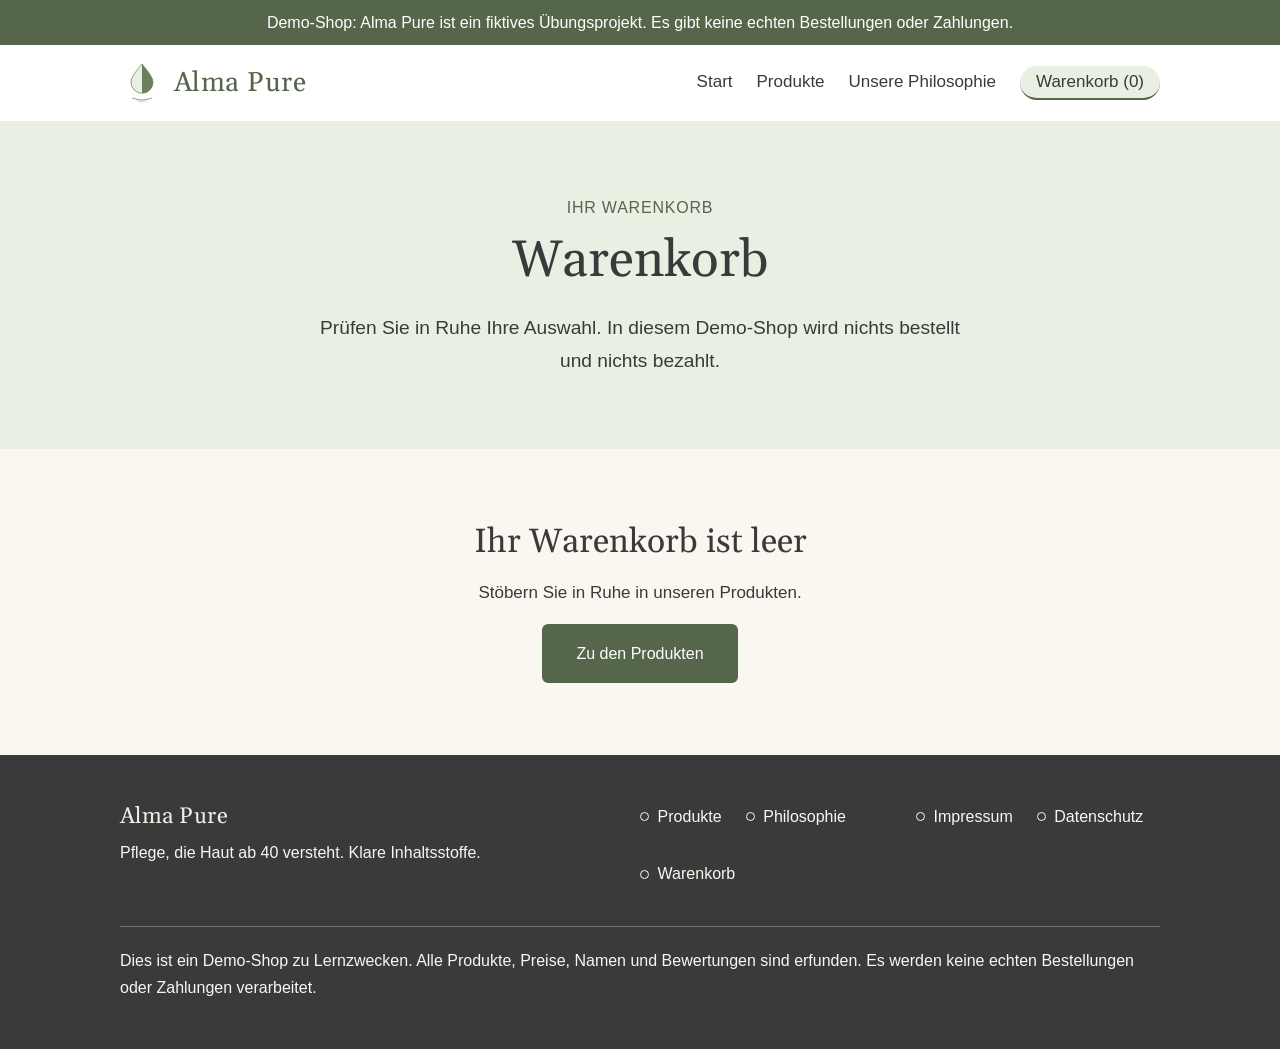
<file: website/warenkorb.html>
<!DOCTYPE html>
<html lang="de">
<head>
  <meta charset="UTF-8">
  <meta name="viewport" content="width=device-width, initial-scale=1">
  <title>Warenkorb – Alma Pure (Demo-Shop)</title>
  <meta name="description" content="Ihr Warenkorb bei Alma Pure, einem fiktiven Demo-Shop. Es gibt keine echten Bestellungen oder Zahlungen.">
  <link rel="stylesheet" href="css/style.css">
  <link rel="icon" type="image/svg+xml" href="images/alma-pure-symbol.svg">
</head>

<body>
  <a class="skip-link" href="#inhalt">Zum Inhalt springen</a>

  <div class="kopfbereich">
  <div class="demo-hinweis">
      Demo-Shop: Alma Pure ist ein fiktives Übungsprojekt. Es gibt keine echten Bestellungen oder Zahlungen.
    </div>
  
    <!-- KOPFZEILE (gleich wie auf der Startseite) -->
    <header>
      <div class="header-inner">
        <a class="logo" href="index.html">
          <img src="images/alma-pure-symbol.svg" alt="" width="40" height="40">
          <span>Alma Pure</span>
        </a>
        <!-- Button nur auf dem Handy sichtbar (siehe css/style.css, Abschnitt 17, und js/app.js) -->
        <!-- Warenkorb mit Zähler: nur auf dem Handy, immer sichtbar neben dem Menü-Button -->
        <a class="warenkorb-link warenkorb-mobil" href="warenkorb.html" aria-current="page" aria-label="Warenkorb, 0 Artikel"><span class="warenkorb-zahl">0</span></a>
        <button type="button" class="menue-button" aria-expanded="false" aria-controls="hauptmenue">Menü</button>
        <nav id="hauptmenue" aria-label="Hauptmenü">
          <ul>
            <li><a href="index.html">Start</a></li>
            <li><a href="produkte.html">Produkte</a></li>
            <li><a href="philosophie.html">Unsere Philosophie</a></li>
            <li><a class="warenkorb-link" href="warenkorb.html" aria-current="page">Warenkorb (0)</a></li>
          </ul>
        </nav>
      </div>
    </header>
  </div>

  <main id="inhalt">

    <!-- SEITENKOPF -->
    <section class="seiten-kopf" aria-labelledby="seitentitel">
      <div class="container">
        <span class="ueberzeile">Ihr Warenkorb</span>
        <h1 id="seitentitel" tabindex="-1">Warenkorb</h1>
        <p class="einleitung">Prüfen Sie in Ruhe Ihre Auswahl. In diesem Demo-Shop wird nichts bestellt und nichts bezahlt.</p>
      </div>
    </section>

    <!-- INHALT: JavaScript füllt diesen Bereich (siehe Skript unten) -->
    <section aria-label="Inhalt des Warenkorbs">
      <div class="container" id="warenkorb-inhalt">
        <noscript><p>Bitte aktivieren Sie JavaScript, um Ihren Warenkorb zu sehen.</p></noscript>
      </div>
    </section>

  </main>

  <!-- FUSSZEILE (gleich wie auf der Startseite) -->
  <footer class="seitenfuss">
    <div class="container">
      <div class="fuss-grid">
        <div>
          <p class="logo" style="font-size:1.4rem; margin-bottom:.5rem;">Alma Pure</p>
          <p>Pflege, die Haut ab 40 versteht. Klare Inhaltsstoffe.</p>
        </div>
        <nav aria-label="Shop">
          <ul>
            <li><a href="produkte.html">Produkte</a></li>
            <li><a href="philosophie.html">Philosophie</a></li>
            <li><a href="warenkorb.html">Warenkorb</a></li>
          </ul>
        </nav>
        <nav aria-label="Rechtliches">
          <ul>
            <li><a href="impressum.html">Impressum</a></li>
            <li><a href="datenschutz.html">Datenschutz</a></li>
          </ul>
        </nav>
      </div>
      <p class="fuss-demo">Dies ist ein Demo-Shop zu Lernzwecken. Alle Produkte, Preise, Namen und Bewertungen sind erfunden. Es werden keine echten Bestellungen oder Zahlungen verarbeitet.</p>
    </div>
  </footer>

  <script src="js/produkte.js"></script>
  <script src="js/warenkorb.js"></script>
  <script>
    const bereich = document.getElementById("warenkorb-inhalt");

    // Baut den ganzen Warenkorb neu auf (leer oder mit Produkten)
    function zeigeWarenkorb() {
      // Nur Einträge, deren Produkt es in produkte.js wirklich gibt
      const eintraege = ladeWarenkorb().filter(function (e) { return findeProdukt(e.id); });

      if (eintraege.length === 0) {
        bereich.innerHTML = `
          <div class="wk-leer">
            <h2>Ihr Warenkorb ist leer</h2>
            <p>Stöbern Sie in Ruhe in unseren Produkten.</p>
            <a class="button" href="produkte.html">Zu den Produkten</a>
          </div>`;
        return;
      }

      const zeilen = eintraege.map(function (e) {
        const p = findeProdukt(e.id);
        return `
          <li class="wk-zeile">
            <div class="wk-name">
              <a href="produkt.html?id=${p.id}">${p.name}</a>
              <span class="wk-klein">${p.groesse}</span>
            </div>
            <div class="wk-preis"><span class="wk-label">Preis: </span>${formatPreis(p.preis)}</div>
            <div class="wk-menge" role="group" aria-label="Menge für ${p.name}">
              <!-- Bei 1 ist "−" gesperrt, bei 10 ist "+" gesperrt (disabled) -->
              <button type="button" class="menge-button" data-aktion="weniger" data-id="${p.id}" aria-label="Eine Einheit weniger: ${p.name}" ${e.menge <= 1 ? "disabled" : ""}>−</button>
              <span class="menge-zahl" aria-live="polite">${e.menge}</span>
              <button type="button" class="menge-button" data-aktion="mehr" data-id="${p.id}" aria-label="Eine Einheit mehr: ${p.name}" ${e.menge >= HOECHSTMENGE ? "disabled" : ""}>+</button>
              ${e.menge >= HOECHSTMENGE ? '<span class="wk-klein wk-grenze">Höchstmenge erreicht</span>' : ""}
            </div>
            <div class="wk-summe"><span class="wk-label">Summe: </span>${formatPreis(p.preis * e.menge)}</div>
            <button type="button" class="wk-entfernen" data-aktion="entfernen" data-id="${p.id}" aria-label="${p.name} entfernen">Entfernen</button>
          </li>`;
      }).join("");

      // Rechnung: Warenwert + Versand = Gesamtsumme
      const warenwert = berechneSumme();
      const versand = berechneVersand(warenwert);
      const gesamt = warenwert + versand;

      // Hinweis, wie viel bis zur kostenlosen Lieferung fehlt (oder dass sie schon erreicht ist)
      const versandHinweis = versand > 0
        ? 'Noch ' + formatPreis(VERSANDKOSTENFREI_AB - warenwert) + ' bis zur kostenlosen Lieferung.'
        : 'Ihre Lieferung ist versandkostenfrei.';

      bereich.innerHTML = `
        <ul class="wk-liste">${zeilen}</ul>
        <div class="wk-gesamt">
          <p class="wk-rechnung-zeile"><span>Zwischensumme</span> <span>${formatPreis(warenwert)}</span></p>
          <p class="wk-rechnung-zeile"><span>Versand</span> <span>${versand > 0 ? formatPreis(versand) : "kostenlos"}</span></p>
          <p class="wk-versand-hinweis">${versandHinweis}</p>
          <p class="wk-gesamt-zeile"><span>Gesamtsumme</span> <strong>${formatPreis(gesamt)}</strong></p>
          <p class="wk-hinweis">inkl. MwSt. Demo-Shop: Es wird nichts bestellt und nichts bezahlt.</p>
          <button type="button" class="button" id="zur-kasse">Demo-Bestellung abschicken</button>
        </div>`;
    }

    // Demo-Bestellung: Bestätigung zeigen und den Warenkorb leeren.
    // Es wird nichts gesendet, nichts bezahlt und keine E-Mail verschickt.
    function zeigeBestaetigung() {
      const anzahl = anzahlImWarenkorb();
      const warenwert = berechneSumme();
      const gesamt = warenwert + berechneVersand(warenwert);
      // Erfundene Bestellnummer, z. B. DEMO-4821 (Zufallszahl zwischen 1000 und 9999)
      const nummer = "DEMO-" + Math.floor(1000 + Math.random() * 9000);

      leereWarenkorb();

      bereich.innerHTML = `
        <div class="wk-leer wk-bestaetigung">
          <h2 id="bestaetigung-titel" tabindex="-1">Vielen Dank für Ihre Demo-Bestellung</h2>
          <p>Ihre Bestellnummer: <strong>${nummer}</strong></p>
          <p>${anzahl} Artikel, Gesamtsumme ${formatPreis(gesamt)} inkl. MwSt. und Versand.</p>
          <p>Dies ist ein Demo-Shop: Es wurde nichts bestellt, nichts bezahlt und nichts verschickt. Sie erhalten keine E-Mail.</p>
          <a class="button" href="produkte.html">Weiter stöbern</a>
        </div>`;

      // Fokus auf die Überschrift: Screenreader lesen die Bestätigung sofort vor
      document.getElementById("bestaetigung-titel").focus();
    }

    // Ein einziger Klick-Lauscher für alle Buttons im Bereich ("Event Delegation").
    // Welcher Button gedrückt wurde, steht in data-aktion und data-id.
    bereich.addEventListener("click", function (ereignis) {
      const button = ereignis.target.closest("button");
      if (!button) return;

      if (button.id === "zur-kasse") {
        zeigeBestaetigung();
        return;
      }

      const aktion = button.dataset.aktion;
      const id = Number(button.dataset.id);
      if (!aktion) return;

      const eintrag = ladeWarenkorb().find(function (e) { return e.id === id; });
      if (aktion === "mehr")     setzeMenge(id, eintrag.menge + 1);
      if (aktion === "weniger")  setzeMenge(id, eintrag.menge - 1);
      if (aktion === "entfernen") entferneProdukt(id);

      zeigeWarenkorb();

      // Der Bereich wurde neu gebaut: Fokus zurückgeben, damit Tastatur-Nutzerinnen nicht "verloren gehen".
      // Ist der gleiche Button jetzt gesperrt (Menge 1 oder 10), nehmen wir den anderen Mengen-Button.
      const gleicherButton = bereich.querySelector('[data-aktion="' + aktion + '"][data-id="' + id + '"]:not([disabled])');
      const andererButton = bereich.querySelector('.menge-button[data-id="' + id + '"]:not([disabled])');
      (gleicherButton || andererButton || document.getElementById("seitentitel")).focus();
    });

    zeigeWarenkorb();
  </script>
  <script src="js/app.js"></script>
</body>
</html>
</file>
<file: website/css/style.css>
/* ===== 0. Lokale Schriften (Reserve) =====
   Erste Wahl bleiben Georgia und Arial (auf Windows, Mac und iPhone vorinstalliert).
   Fehlen sie (z. B. auf Android), nimmt der Browser diese freien Schriften aus dem
   Ordner fonts/. Er lädt eine Datei nur, wenn er sie wirklich braucht.
   Quellen und Lizenzen: fonts/QUELLEN.txt */
@font-face {
  font-family: "Gelasio";
  src: url("../fonts/gelasio-latin-400-normal.woff2") format("woff2");
  font-weight: 400;
  font-style: normal;
  font-display: swap;          /* Text sofort zeigen, Schrift tauschen, sobald geladen */
}
@font-face {
  font-family: "Gelasio";
  src: url("../fonts/gelasio-latin-400-italic.woff2") format("woff2");
  font-weight: 400;
  font-style: italic;
  font-display: swap;
}
@font-face {
  font-family: "Arimo";
  src: url("../fonts/arimo-latin-400-normal.woff2") format("woff2");
  font-weight: 400;
  font-style: normal;
  font-display: swap;
}
@font-face {
  font-family: "Arimo";
  src: url("../fonts/arimo-latin-700-normal.woff2") format("woff2");
  font-weight: 700;
  font-style: normal;
  font-display: swap;
}

/* ===== 1. Grundeinstellungen: Farben und Schriften als Variablen ===== */
:root {
  --creme: #faf6f0;
  --salbei: #6b7f5e;
  --salbei-dunkel: #55664a;   /* etwas dunkler für guten Kontrast bei Buttons */
  --salbei-hell: #e9efe3;
  --text: #3a3a3a;
  --weiss: #ffffff;

  /* Schriften: der Browser nimmt die erste, die er findet */
  --schrift-titel: Georgia, "Gelasio", "Times New Roman", serif;
  --schrift-text: Arial, "Arimo", Helvetica, sans-serif;
}

* { box-sizing: border-box; margin: 0; padding: 0; }

body {
  font-family: var(--schrift-text);
  font-size: 1.0625rem;       /* 17 px, mindestens 16 px */
  line-height: 1.7;
  color: var(--text);
  background: var(--creme);
}

h1, h2, h3, .logo { font-family: var(--schrift-titel); font-weight: normal; line-height: 1.25; }
h1 { font-size: clamp(2rem, 5vw, 3.2rem); }
h2 { font-size: clamp(1.6rem, 3.5vw, 2.1rem); margin-bottom: 1rem; }
h3 { font-size: 1.25rem; margin-bottom: .4rem; }
p  { margin-bottom: 1rem; }
a  { color: var(--salbei-dunkel); }
small { font-size: 1rem; }   /* Browser macht <small> sonst kleiner als 16 px */

.container { max-width: 1080px; margin: 0 auto; padding: 0 1.25rem; }
section { padding: 4.5rem 0; }

/* Sichtbarer Fokus für Tastatur-Nutzung (Barrierefreiheit) */
a:focus-visible, button:focus-visible { outline: 3px solid var(--salbei-dunkel); outline-offset: 3px; }

.skip-link { position: absolute; left: -999px; top: 0; background: var(--weiss); padding: .5rem 1rem; z-index: 20; }
.skip-link:focus { left: 0; }

/* ===== 2. Demo-Hinweis ganz oben ===== */
.demo-hinweis {
  background: var(--salbei-dunkel);
  color: var(--weiss);
  text-align: center;
  font-size: 1rem;
  padding: .55rem 1rem;
}

/* ===== 3. Kopfzeile ===== */
header { background: var(--weiss); border-bottom: 1px solid var(--salbei-hell); }
.header-inner { display: flex; align-items: center; justify-content: space-between; flex-wrap: wrap; gap: 1rem; padding: 1rem 1.25rem; max-width: 1080px; margin: 0 auto; }
.logo { font-size: 1.7rem; color: var(--salbei-dunkel); text-decoration: none; letter-spacing: .02em; }
.logo { display: inline-flex; align-items: center; gap: .6rem; }
.logo img { height: 44px; width: auto; display: block; }
nav ul { list-style: none; display: flex; gap: 1.5rem; flex-wrap: wrap; }
nav a { text-decoration: none; color: var(--text); padding: .25rem 0; border-bottom: 2px solid transparent; }
nav a:hover { border-bottom-color: var(--salbei); }
/* Aktuelle Seite im Menü markieren */
nav a[aria-current="page"] { border-bottom-color: var(--salbei-dunkel); }
.warenkorb-link { background: var(--salbei-hell); border-radius: 999px; padding: .4rem 1rem; }

/* Kopfbereich bleibt beim Scrollen oben stehen (Demo-Hinweis + Kopfzeile) */
.kopfbereich { position: sticky; top: 0; z-index: 10; }
/* Beim Sprung zu #inhalt nicht unter dem Kopfbereich verschwinden */
html { scroll-padding-top: 8rem; }

/* ===== 4. Hero (Startseite) ===== */
.hero { background: var(--salbei-hell); padding: 5rem 0; }
.hero-inner { display: grid; grid-template-columns: minmax(0, 1.1fr) minmax(0, .9fr); gap: 3rem; align-items: center; }
.hero p.einleitung { font-size: 1.2rem; max-width: 34rem; margin: 1.2rem 0 2rem; }
.hero-bild {
  margin: 0;
  min-width: 0;
  aspect-ratio: 4 / 5;
  border-radius: 200px 200px 16px 16px;
  overflow: hidden;
  background: var(--salbei-hell);
}
.hero-bild img {
  width: 100%;
  height: 100%;
  object-fit: cover;
  object-position: center 35%;   /* Bildausschnitt: Flasche gut im Rahmen */
  display: block;
}

.button {
  display: inline-block;
  background: var(--salbei-dunkel);
  color: var(--weiss);
  text-decoration: none;
  padding: .85rem 2rem;
  border-radius: 6px;
  border: 2px solid var(--salbei-dunkel);
  font-size: 1rem;
}
.button:hover { background: var(--weiss); color: var(--salbei-dunkel); }
.button.hell { background: transparent; color: var(--salbei-dunkel); }
.button.hell:hover { background: var(--salbei-dunkel); color: var(--weiss); }

/* ===== 5. Drei Vorteile ===== */
.vorteile-grid { display: grid; grid-template-columns: repeat(3, 1fr); gap: 2rem; text-align: center; }
.vorteil .symbol {
  width: 64px; height: 64px; margin: 0 auto 1rem;
  border-radius: 50%; background: var(--salbei-hell); color: var(--salbei-dunkel);
  display: flex; align-items: center; justify-content: center;
  font-family: var(--schrift-titel); font-size: 1.6rem;
}

/* ===== 6. Bestseller ===== */
.bestseller { background: var(--weiss); }
.section-kopf { text-align: center; max-width: 36rem; margin: 0 auto 3rem; }
.karten-grid { display: grid; grid-template-columns: repeat(auto-fit, minmax(220px, 1fr)); gap: 1.75rem; }
.karte { background: var(--creme); border-radius: 12px; overflow: hidden; display: flex; flex-direction: column; }
.karte-bild { aspect-ratio: 1 / 1; background: var(--salbei-hell); display: flex; align-items: center; justify-content: center; color: var(--salbei-dunkel); font-size: 1rem; text-align: center; padding: 1rem; }
.karte-text { padding: 1.25rem; display: flex; flex-direction: column; flex: 1; }
.kategorie { font-size: 1rem; color: var(--salbei-dunkel); letter-spacing: .05em; text-transform: uppercase; }
.preis { font-weight: bold; margin: .4rem 0 1rem; }
.preis .grundpreis { display: block; font-weight: normal; font-size: 1rem; }   /* Grundpreis in eigener Zeile */
.karte .button { text-align: center; padding: .6rem 1rem; }
/* Zwei Buttons untereinander, immer am unteren Rand der Karte */
.karte-aktionen { margin-top: auto; display: flex; flex-direction: column; gap: .5rem; }
.karte-meldung { margin: 0; min-height: 1.7em; font-size: 1rem; }
.mehr { text-align: center; margin-top: 2.5rem; }
.ueberzeile { display: block; margin-bottom: .5rem; font-size: 1rem; color: var(--salbei-dunkel); letter-spacing: .05em; text-transform: uppercase; }

/* ===== 7. Philosophie-Teaser (Startseite) ===== */
.philosophie-inner { display: grid; grid-template-columns: 1fr 1fr; gap: 3rem; align-items: center; }
.ohne-liste { list-style: none; background: var(--salbei-hell); border-radius: 12px; padding: 2rem; }
.ohne-liste li { padding: .5rem 0 .5rem 2rem; position: relative; }
/* Blatt-Symbol statt Strich: kleines SVG-Blatt in Salbei, nur Dekoration */
.ohne-liste li:not(.ohne-titel)::before { content: ""; position: absolute; left: .25rem; top: .85rem; width: 1.1rem; height: 1.1rem;
  background: url("data:image/svg+xml,%3Csvg xmlns='http://www.w3.org/2000/svg' viewBox='0 0 24 24'%3E%3Cpath fill='%2355664a' d='M20 3C10 3 4 8 4 15c0 1.6.4 3 1 4.2C7 15 10 12 14 10c-3 2.500-5.500 5.500-7 9.200 1.200.5 2.500.8 4 .8 7 0 9-7 9-17z'/%3E%3C/svg%3E") no-repeat center / contain; }
.ohne-liste .ohne-titel { padding-left: 0; }
.ohne-liste strong { display: block; font-family: var(--schrift-titel); font-weight: normal; font-size: 1.2rem; margin-bottom: .5rem; }

/* ===== 8. Kundenstimmen ===== */
.stimmen { background: var(--salbei-hell); }
.stimmen-grid { display: grid; grid-template-columns: repeat(auto-fit, minmax(260px, 1fr)); gap: 1.75rem; }
blockquote { background: var(--weiss); border-radius: 12px; padding: 1.75rem; }
blockquote p { font-family: var(--schrift-titel); font-style: italic; }
blockquote footer { font-size: 1rem; color: var(--salbei-dunkel); }
.hinweis-klein { text-align: center; font-size: 1rem; margin-top: 1.5rem; }

/* ===== 9. Fußzeile ===== */
footer.seitenfuss { background: var(--text); color: var(--creme); padding: 3rem 0 2rem; font-size: 1rem; }
.fuss-grid { display: grid; grid-template-columns: 2fr 1fr 1fr; gap: 2rem; margin-bottom: 2rem; }
footer.seitenfuss a { color: var(--creme); }
/* Schriftzug "Alma Pure" in der Fußzeile: helles Salbei statt Dunkelgrün, sonst zu wenig Kontrast auf Dunkelgrau */
footer.seitenfuss .logo { color: var(--salbei-hell); }
footer.seitenfuss ul { list-style: none; }
footer.seitenfuss li { margin-bottom: .4rem; }
/* kleine Kreise vor den Fußzeilen-Links */
footer.seitenfuss ul li { padding-left: 1.1rem; position: relative; }
footer.seitenfuss ul li::before { content: ""; position: absolute; left: 0; top: .6em; width: .45rem; height: .45rem; border: 1.500px solid var(--creme); border-radius: 50%; }
.fuss-demo { border-top: 1px solid rgba(250,246,240,.3); padding-top: 1.25rem; }

/* ===== 10. NEU: Seite "Unsere Philosophie" ===== */
.seiten-kopf { background: var(--salbei-hell); padding: 4.5rem 0; text-align: center; }
.seiten-kopf .einleitung { font-size: 1.2rem; max-width: 40rem; margin: 1.2rem auto 0; }

/* Schmale Textspalte: angenehm zu lesen */
.textspalte { max-width: 44rem; margin: 0 auto; }

/* Die drei Grundsätze als Karten */
.grundsaetze-grid { display: grid; grid-template-columns: repeat(3, 1fr); gap: 1.75rem; }
.grundsatz { background: var(--weiss); border-radius: 12px; padding: 1.75rem; }
.grundsatz .ueberzeile { margin-bottom: .75rem; }

/* Ohne-Liste ausführlich: Begriff + kurze Erklärung */
.ohne-detail { background: var(--weiss); }
.ohne-detail-grid { display: grid; grid-template-columns: repeat(auto-fit, minmax(260px, 1fr)); gap: 1.75rem; }
.ohne-eintrag { background: var(--creme); border-radius: 12px; padding: 1.75rem; border-left: 4px solid var(--salbei); }
.ohne-eintrag p:last-child { margin-bottom: 0; }

/* Mit-Liste (das, wofür wir stehen) */
.mit-liste { list-style: none; max-width: 44rem; margin: 0 auto; }
.mit-liste li { padding: .9rem 0 .9rem 2rem; position: relative; border-bottom: 1px solid var(--salbei-hell); }
.mit-liste li::before { content: ""; position: absolute; left: .25rem; top: 1.3rem; width: 1.1rem; height: 1.1rem;
  background: url("data:image/svg+xml,%3Csvg xmlns='http://www.w3.org/2000/svg' viewBox='0 0 24 24'%3E%3Cpath fill='%2355664a' d='M20 3C10 3 4 8 4 15c0 1.6.4 3 1 4.2C7 15 10 12 14 10c-3 2.500-5.500 5.500-7 9.200 1.200.5 2.500.8 4 .8 7 0 9-7 9-17z'/%3E%3C/svg%3E") no-repeat center / contain; }
.mit-liste strong { font-family: var(--schrift-titel); font-weight: normal; font-size: 1.15rem; }

/* Hinweis-Kasten für ehrliche Einordnung */
.einordnung { background: var(--salbei-hell); border-radius: 12px; padding: 2rem; max-width: 44rem; margin: 0 auto; }
.einordnung p:last-child { margin-bottom: 0; }

/* ===== 11. NEU: Produktseite ===== */
.zurueck { display: inline-block; margin-bottom: 1.5rem; }
.produkt-detail { display: grid; grid-template-columns: 1fr 1fr; gap: 3rem; align-items: start; }
.produkt-bild { aspect-ratio: 1 / 1; background: var(--salbei-hell); border-radius: 12px; display: flex; align-items: center;
  justify-content: center; color: var(--salbei-dunkel); text-align: center; padding: 1rem; }
/* Großer Bildschirm: Das Bild bleibt links stehen, während der Text rechts weiterscrollt.
   "top" = Abstand nach oben, damit das Bild unter dem festen Kopfbereich bleibt.
   Nur ab 801 px Breite (auf dem Handy steht das Bild über dem Text) und
   ab 700 px Höhe (auf niedrigen Bildschirmen würde das Bild sonst abgeschnitten). */
@media (min-width: 801px) and (min-height: 700px) {
  .produkt-bild { position: sticky; top: 9rem; }
}
.produkt-preis { font-size: 1.6rem; font-weight: bold; margin: .5rem 0 .25rem; }
.produkt-preis .alt { font-size: 1.1rem; font-weight: normal; }
.produkt-hinweis { margin-bottom: 1.25rem; }
.eigenschaften { list-style: none; display: flex; flex-wrap: wrap; gap: .5rem; margin: 1rem 0 1.5rem; }
.eigenschaften li { background: var(--salbei-hell); border-radius: 999px; padding: .3rem 1rem; }
.produkt-info h2 { font-size: 1.35rem; margin: 2rem 0 .75rem; }
.inhaltsstoffe { background: var(--creme); border-radius: 12px; padding: 1.25rem 1.5rem; }
.inhaltsstoffe dt { font-weight: bold; margin-top: .75rem; }
.inhaltsstoffe dt:first-child { margin-top: 0; }
.inhaltsstoffe dd { margin-left: 0; }
.testdaten-hinweis { margin-top: .75rem; font-size: 1rem; }
.set-liste { list-style: none; }
.set-liste li { padding: .5rem 0; border-bottom: 1px solid var(--salbei-hell); }
button.button { font-family: inherit; cursor: pointer; }

/* Brotkrumen (Weg zurück): Startseite / Produkte / Produktname */
.brotkrumen { margin-bottom: 1.5rem; }
.brotkrumen ol { list-style: none; display: flex; flex-wrap: wrap; gap: .4rem; padding: 0; margin: 0; }
.brotkrumen li + li::before { content: "/"; margin-right: .4rem; color: var(--salbei-dunkel); }
.brotkrumen [aria-current="page"] { font-weight: bold; }

/* Kurzbeschreibung, Preiszusatz und großer Warenkorb-Button */
.produkt-kurztext { font-size: 1.1rem; margin: .5rem 0 1rem; }
.preis-zusatz { font-size: 1rem; margin: 0 0 .25rem; }
.button-gross { width: 100%; max-width: 22rem; font-size: 1.1rem; padding: 1rem 2rem; }

/* Kasten "Versand und Rückgabe" */
.versand-box { background: var(--salbei-hell); border-radius: 12px; padding: 1.25rem 1.5rem; margin-top: 1.5rem; }
.produkt-info .versand-box h2 { margin-top: 0; font-size: 1.2rem; }
.versand-box dl, .produktdaten { display: grid; grid-template-columns: max-content 1fr; gap: .5rem 1.25rem; margin: 0; }
.versand-box dt, .produktdaten dt { font-weight: bold; }
.versand-box dd, .produktdaten dd { margin: 0; }
.versand-demo { font-size: 1rem; margin: .75rem 0 0; }

/* Technische Daten */
.produktdaten { background: var(--weiss); border-radius: 12px; padding: 1.25rem 1.5rem; }
@media (max-width: 500px) {
  .versand-box dl, .produktdaten { grid-template-columns: 1fr; gap: .1rem; }
  .versand-box dd, .produktdaten dd { margin-bottom: .5rem; }
}

/* ===== 12. Handy-Ansicht (Responsive) ===== */
@media (max-width: 800px) {
  section { padding: 3rem 0; }
  .hero { padding: 3rem 0; }
  .seiten-kopf { padding: 3rem 0; }
  .hero-inner, .philosophie-inner, .vorteile-grid, .fuss-grid, .grundsaetze-grid, .produkt-detail { grid-template-columns: 1fr; }
  .hero-bild { aspect-ratio: 16 / 10; border-radius: 16px; order: -1; }
  .hero-bild img { object-position: center 12%; }  /* auf dem Handy: Flasche oben im Bild lassen */
  .header-inner { flex-direction: column; align-items: flex-start; padding: .6rem 1.25rem; gap: .4rem; }
}

/* ===== 13. NEU: Rückmeldung nach "In den Warenkorb" ===== */
.warenkorb-meldung { margin: .75rem 0 0; min-height: 1.7em; }

/* ===== 14. NEU: Warenkorb-Seite ===== */
.wk-liste { list-style: none; background: var(--weiss); border-radius: 12px; padding: .5rem 1.5rem; }
.wk-zeile { display: grid; grid-template-columns: 2fr 1fr auto 1fr auto; gap: 1rem; align-items: center; padding: 1.25rem 0; border-bottom: 1px solid var(--salbei-hell); }
.wk-zeile:last-child { border-bottom: 0; }
.wk-name a { font-family: var(--schrift-titel); font-size: 1.15rem; }
.wk-klein { display: block; font-size: 1rem; }
.wk-label { display: none; }
.wk-summe { font-weight: bold; text-align: right; }
.wk-menge { display: flex; align-items: center; gap: .5rem; }
.menge-zahl { min-width: 2rem; text-align: center; }
.menge-button { width: 2.75rem; height: 2.75rem; border-radius: 50%; border: 2px solid var(--salbei-dunkel); background: transparent; color: var(--salbei-dunkel); font-size: 1.25rem; font-family: inherit; cursor: pointer; }
.menge-button:hover:not(:disabled) { background: var(--salbei-dunkel); color: var(--weiss); }
/* Gesperrter Button (Menge 1 oder 10): blass, Mauszeiger zeigt "nicht möglich" */
.menge-button:disabled { opacity: .35; cursor: not-allowed; }
.wk-menge { flex-wrap: wrap; }
.wk-grenze { flex-basis: 100%; }
.wk-entfernen { background: none; border: 0; color: var(--salbei-dunkel); text-decoration: underline; font-family: inherit; font-size: 1rem; cursor: pointer; padding: .5rem; }
.wk-gesamt { max-width: 26rem; margin: 2rem 0 0 auto; background: var(--salbei-hell); border-radius: 12px; padding: 1.5rem; }
.wk-gesamt-zeile { display: flex; justify-content: space-between; font-size: 1.3rem; margin-bottom: .25rem;
  border-top: 1px solid var(--salbei); padding-top: .75rem; }
/* Rechnung im Warenkorb: Zwischensumme und Versand, darunter der Hinweis zur kostenlosen Lieferung */
.wk-rechnung-zeile { display: flex; justify-content: space-between; margin-bottom: .25rem; }
.wk-versand-hinweis { font-size: 1rem; margin-bottom: .75rem; }
.wk-hinweis { font-size: 1rem; margin-bottom: 0; }
.wk-gesamt .button { margin-top: 1rem; }
.wk-leer { text-align: center; max-width: 30rem; margin: 0 auto; }
#seitentitel:focus { outline: none; }

@media (max-width: 800px) {
  .wk-zeile { grid-template-columns: 1fr auto; }
  .wk-name { grid-column: 1 / -1; }
  .wk-preis, .wk-summe { grid-column: 1 / -1; text-align: left; }
  .wk-label { display: inline; }
  .wk-gesamt { max-width: none; }
}

/* ===== 15. NEU: Filter auf der Produktseite ===== */
.filter-leiste {
  display: flex;
  flex-wrap: wrap;            /* auf dem Handy rutschen Buttons in die nächste Zeile */
  gap: .75rem;                /* Abstand zwischen den Buttons */
  margin-bottom: 1.25rem;
}
.filter-button {
  font-family: inherit;
  font-size: 1rem;
  color: var(--salbei-dunkel);
  background: var(--creme);
  border: 2px solid var(--salbei-dunkel);
  border-radius: 999px;       /* runde "Pillen" wie die Eigenschaften-Chips */
  min-height: 2.75rem;        /* gut antippbar auf dem Handy */
  padding: .5rem 1.4rem;
  cursor: pointer;
}
.filter-button:hover { background: var(--salbei-hell); }
/* Aktiver Filter: gefüllt, damit klar ist, was gerade gewählt ist */
.filter-button[aria-pressed="true"] { background: var(--salbei-dunkel); color: var(--weiss); }
.filter-anzahl { margin-bottom: 2rem; font-size: 1rem; }

/* ===== 16. NEU: Produktraster mit gleichbleibender Kartengröße ===== */
/* auto-fill statt auto-fit: leere Spalten bleiben erhalten, eine einzelne Karte wird nicht auf volle Breite gezogen */
#produkt-grid { grid-template-columns: repeat(auto-fill, minmax(220px, 1fr)); }

/* ===== Produktbilder: Foto füllt die quadratische Fläche ===== */
.karte-bild:has(img), .produkt-bild:has(img) { padding: 0; overflow: hidden; }
.karte-bild img, .produkt-bild img { width: 100%; height: 100%; object-fit: cover; display: block; }

/* ===== 17. NEU: Menü-Button für das Handy =====
   Auf großen Bildschirmen gibt es keinen Button, die Navigation ist immer sichtbar.
   Auf dem Handy wird die Navigation eingeklappt und per Button "Menü" geöffnet.
   Wichtig: Das gilt nur, wenn js/app.js läuft und die Klasse "menue-bereit"
   an die Kopfzeile gesetzt hat. Ohne JavaScript bleibt die Navigation sichtbar. */
.menue-button { display: none; }

@media (max-width: 800px) {
  /* Logo links, Button rechts, Navigation darunter in voller Breite */
  .menue-bereit .header-inner { flex-direction: row; align-items: center; }

  .menue-bereit .menue-button {
    display: inline-block;
    font-family: inherit;
    font-size: 1rem;
    color: var(--salbei-dunkel);
    background: var(--weiss);
    border: 2px solid var(--salbei-dunkel);
    border-radius: 6px;
    min-height: 2.75rem;        /* mindestens 44 px: gut antippbar */
    padding: .4rem 1.1rem;
    cursor: pointer;
  }
  /* Beim Darüberfahren und solange das Menü offen ist: leicht eingefärbt */
  .menue-bereit .menue-button:hover,
  .menue-bereit .menue-button[aria-expanded="true"] { background: var(--salbei-hell); }

  /* Navigation zunächst versteckt, mit Klasse "offen" sichtbar */
  .menue-bereit #hauptmenue { display: none; flex-basis: 100%; }
  .menue-bereit #hauptmenue.offen { display: block; }

  /* Menüpunkte untereinander, mit genug Platz zum Antippen */
  .menue-bereit #hauptmenue ul { flex-direction: column; gap: 0; padding: .25rem 0 .5rem; }
  .menue-bereit #hauptmenue li a { display: inline-block; padding: .5rem 0; }
  .menue-bereit #hauptmenue li .warenkorb-link { padding: .4rem 1rem; margin-top: .4rem; }
}

/* ===== 18. NEU: Warenkorb-Zähler auf dem Handy immer sichtbar =====
   Auf dem Handy steht "Warenkorb (…)" direkt neben dem Menü-Button,
   statt versteckt im eingeklappten Menü. Auf großen Bildschirmen bleibt
   er wie bisher in der Navigation. */
.warenkorb-mobil { display: none; }

@media (max-width: 800px) {
  .menue-bereit .warenkorb-mobil {
    display: inline-flex;
    align-items: center;
    min-height: 2.75rem;        /* gut antippbar */
    gap: .35rem;
    padding: .4rem .9rem;
    margin-left: auto;          /* schiebt Zähler und Menü-Button nach rechts */
    color: var(--text);
    text-decoration: none;
    font-weight: bold;
  }
  /* Taschen-Symbol vor der Zahl (als kleines Bild direkt im CSS) */
  .menue-bereit .warenkorb-mobil::before {
    content: "";
    width: 1.4rem;
    height: 1.4rem;
    background: url("data:image/svg+xml,%3Csvg xmlns='http://www.w3.org/2000/svg' viewBox='0 0 24 24' fill='none' stroke='%2355664a' stroke-width='2' stroke-linecap='round' stroke-linejoin='round'%3E%3Cpath d='M5 8h14l-1.2 12H6.2L5 8z'/%3E%3Cpath d='M9 8V6a3 3 0 0 1 6 0v2'/%3E%3C/svg%3E") no-repeat center / contain;
  }
  .menue-bereit .warenkorb-mobil[aria-current="page"] { outline: 2px solid var(--salbei-dunkel); }
  /* Logo auf dem Handy etwas kleiner, damit alles in eine Zeile passt */
  .menue-bereit .logo { font-size: 1.4rem; gap: .45rem; }
  .menue-bereit .logo img { height: 36px; }
  /* Im aufgeklappten Menü nicht noch einmal zeigen */
  .menue-bereit #hauptmenue li:has(.warenkorb-link) { display: none; }
}

/* ===== 19. NEU: Kleine Produkt-Leiste auf dem Handy (Produktseite) =====
   Hängt direkt unter dem festen Kopfbereich (position: absolute; top: 100%).
   Sie erscheint erst, wenn das große Produktbild weggescrollt ist:
   produkt.html setzt dann die Klasse "sichtbar".
   Auf großen Bildschirmen gibt es sie nicht, dort bleibt das Bild links stehen. */
.mini-leiste { display: none; }

@media (max-width: 800px) {
  .mini-leiste {
    display: flex;
    align-items: center;
    gap: .75rem;
    position: absolute;
    top: 100%;
    left: 0;
    right: 0;
    background: var(--weiss);
    border-bottom: 1px solid var(--salbei-hell);
    padding: .5rem 1.25rem;
    /* zunächst unsichtbar (und per Tastatur nicht erreichbar) */
    visibility: hidden;
    opacity: 0;
    transform: translateY(-.5rem);
    transition: opacity .25s, transform .25s, visibility .25s;
  }
  .mini-leiste.sichtbar { visibility: visible; opacity: 1; transform: none; }
  .mini-leiste img { width: 48px; height: 48px; object-fit: cover; border-radius: 8px; flex-shrink: 0; }
  .mini-text { flex: 1; min-width: 0; margin: 0; display: flex; flex-direction: column; line-height: 1.3; }
  .mini-preis { font-weight: bold; }
  .mini-button { padding: .6rem .9rem; white-space: nowrap; font-family: inherit; cursor: pointer; }
}
/* Wer in den Systemeinstellungen "weniger Bewegung" gewählt hat: ohne Gleit-Effekt */
@media (prefers-reduced-motion: reduce) {
  .mini-leiste { transition: none; }
}
</file>
